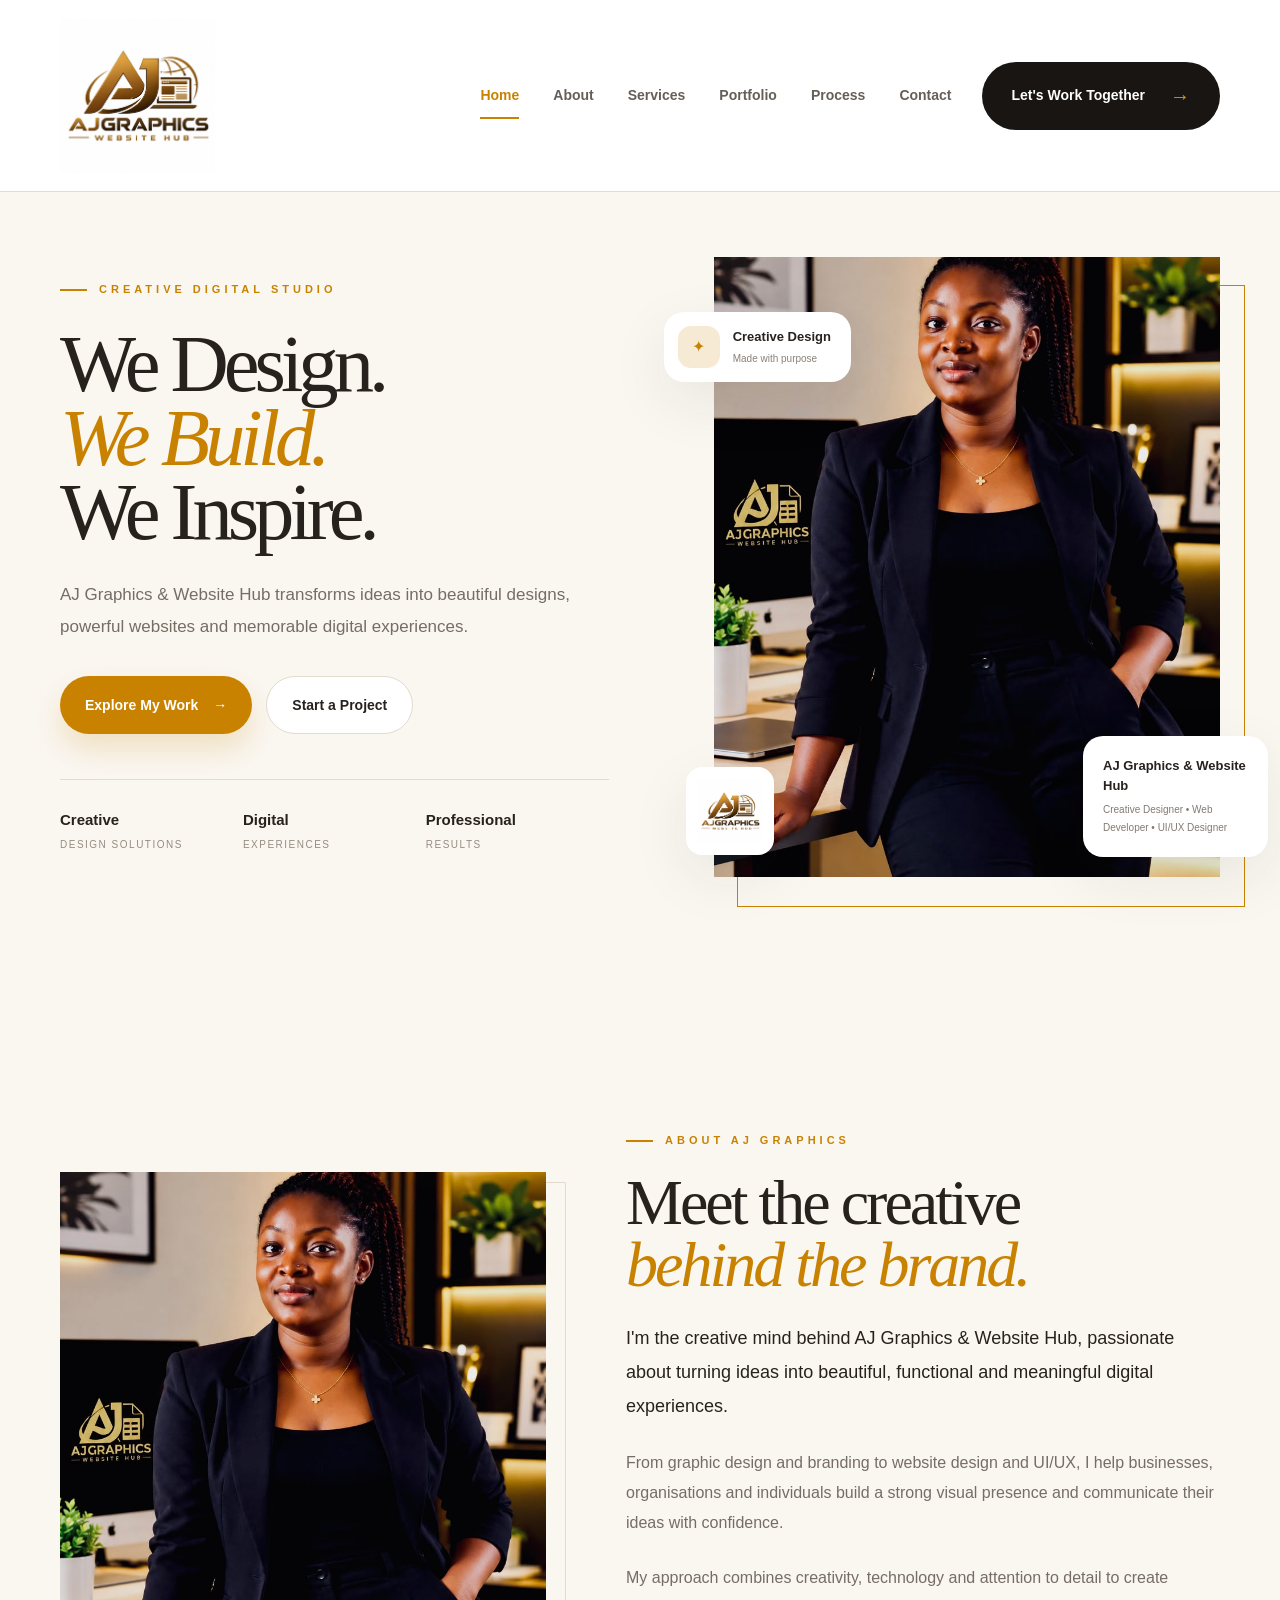
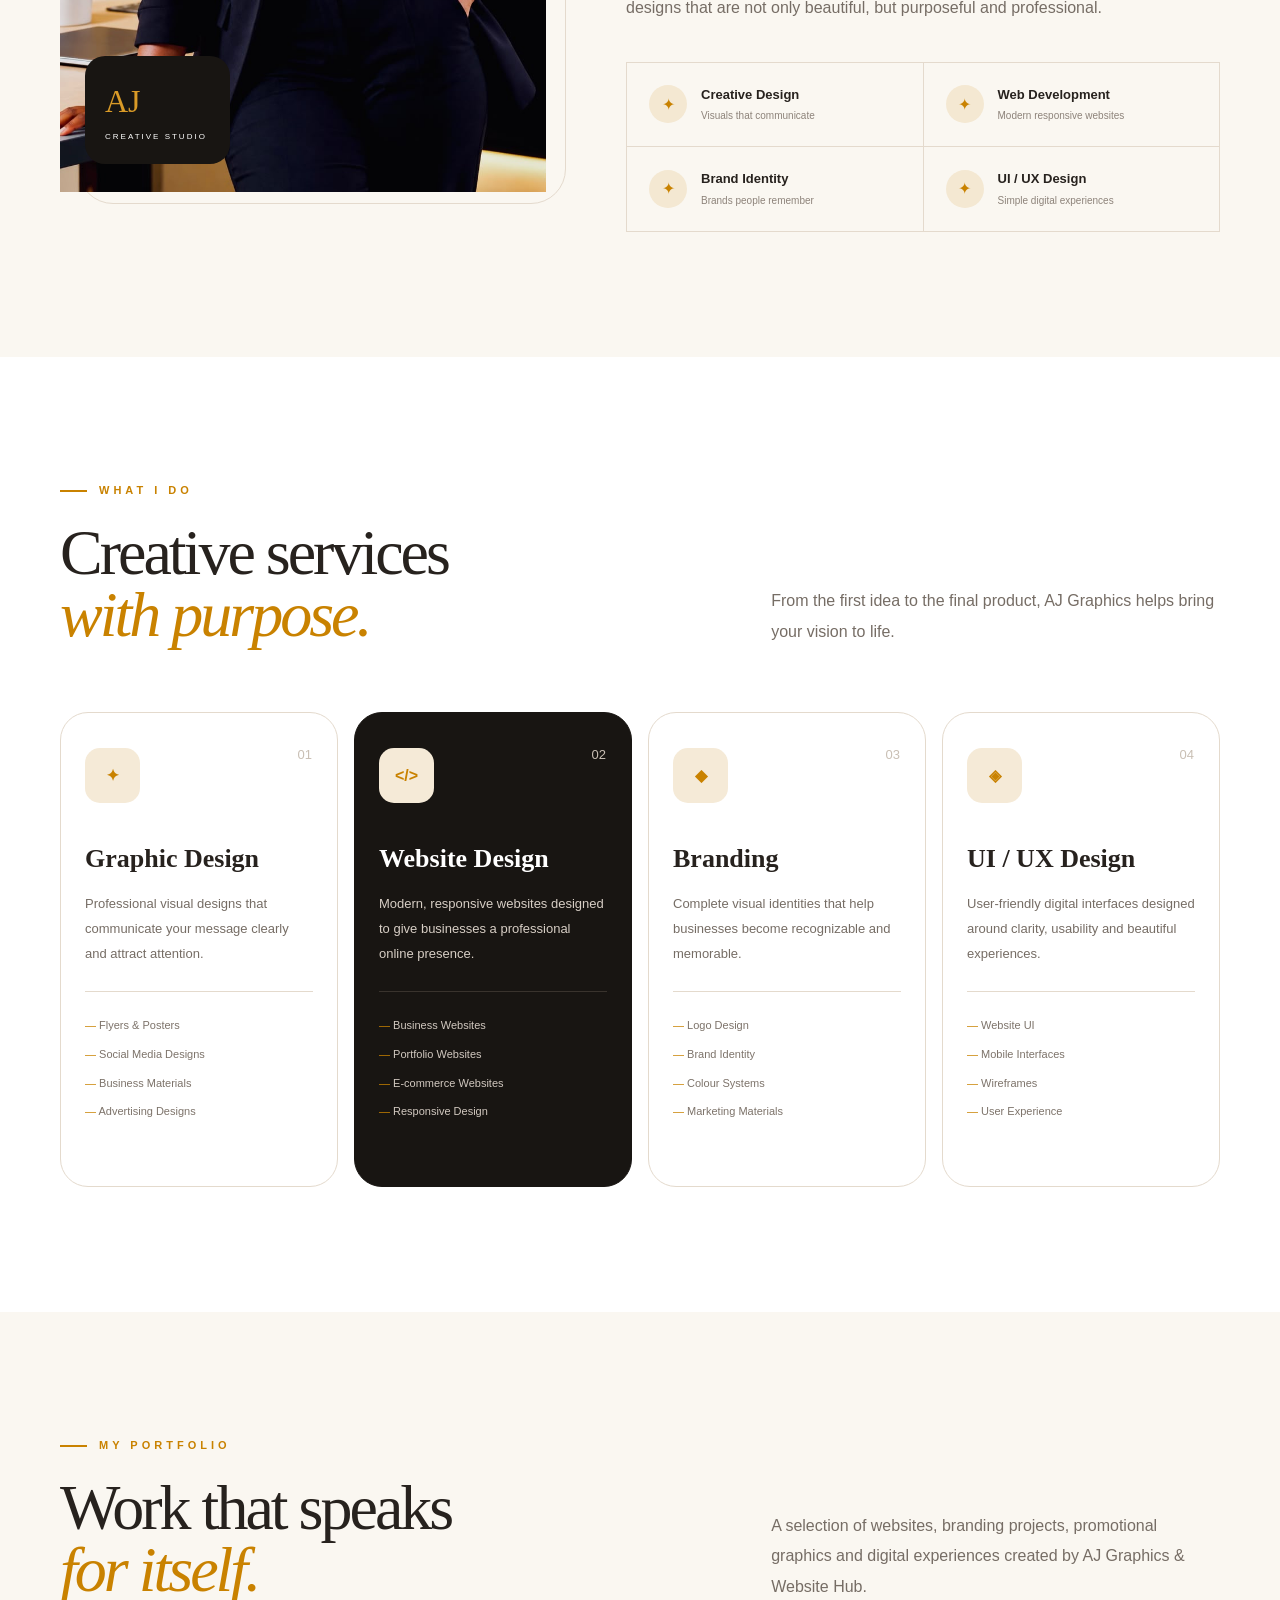
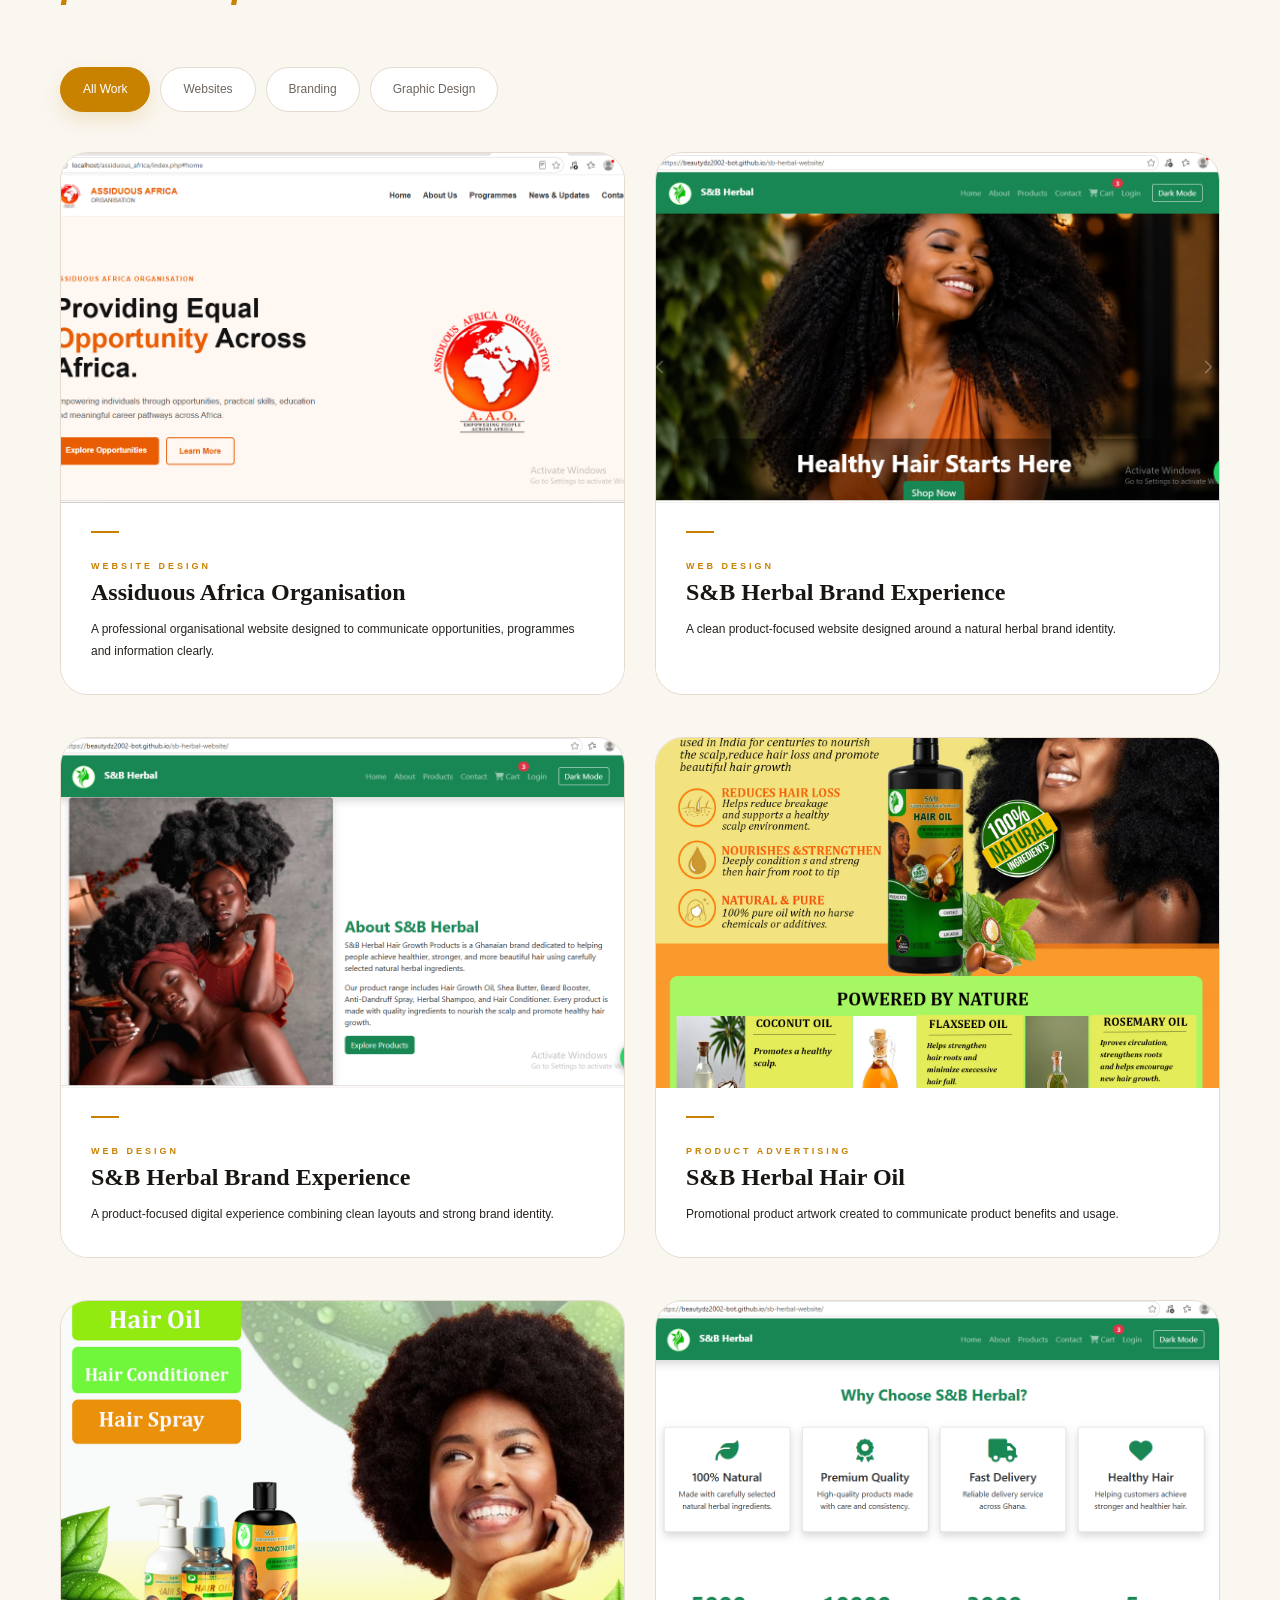
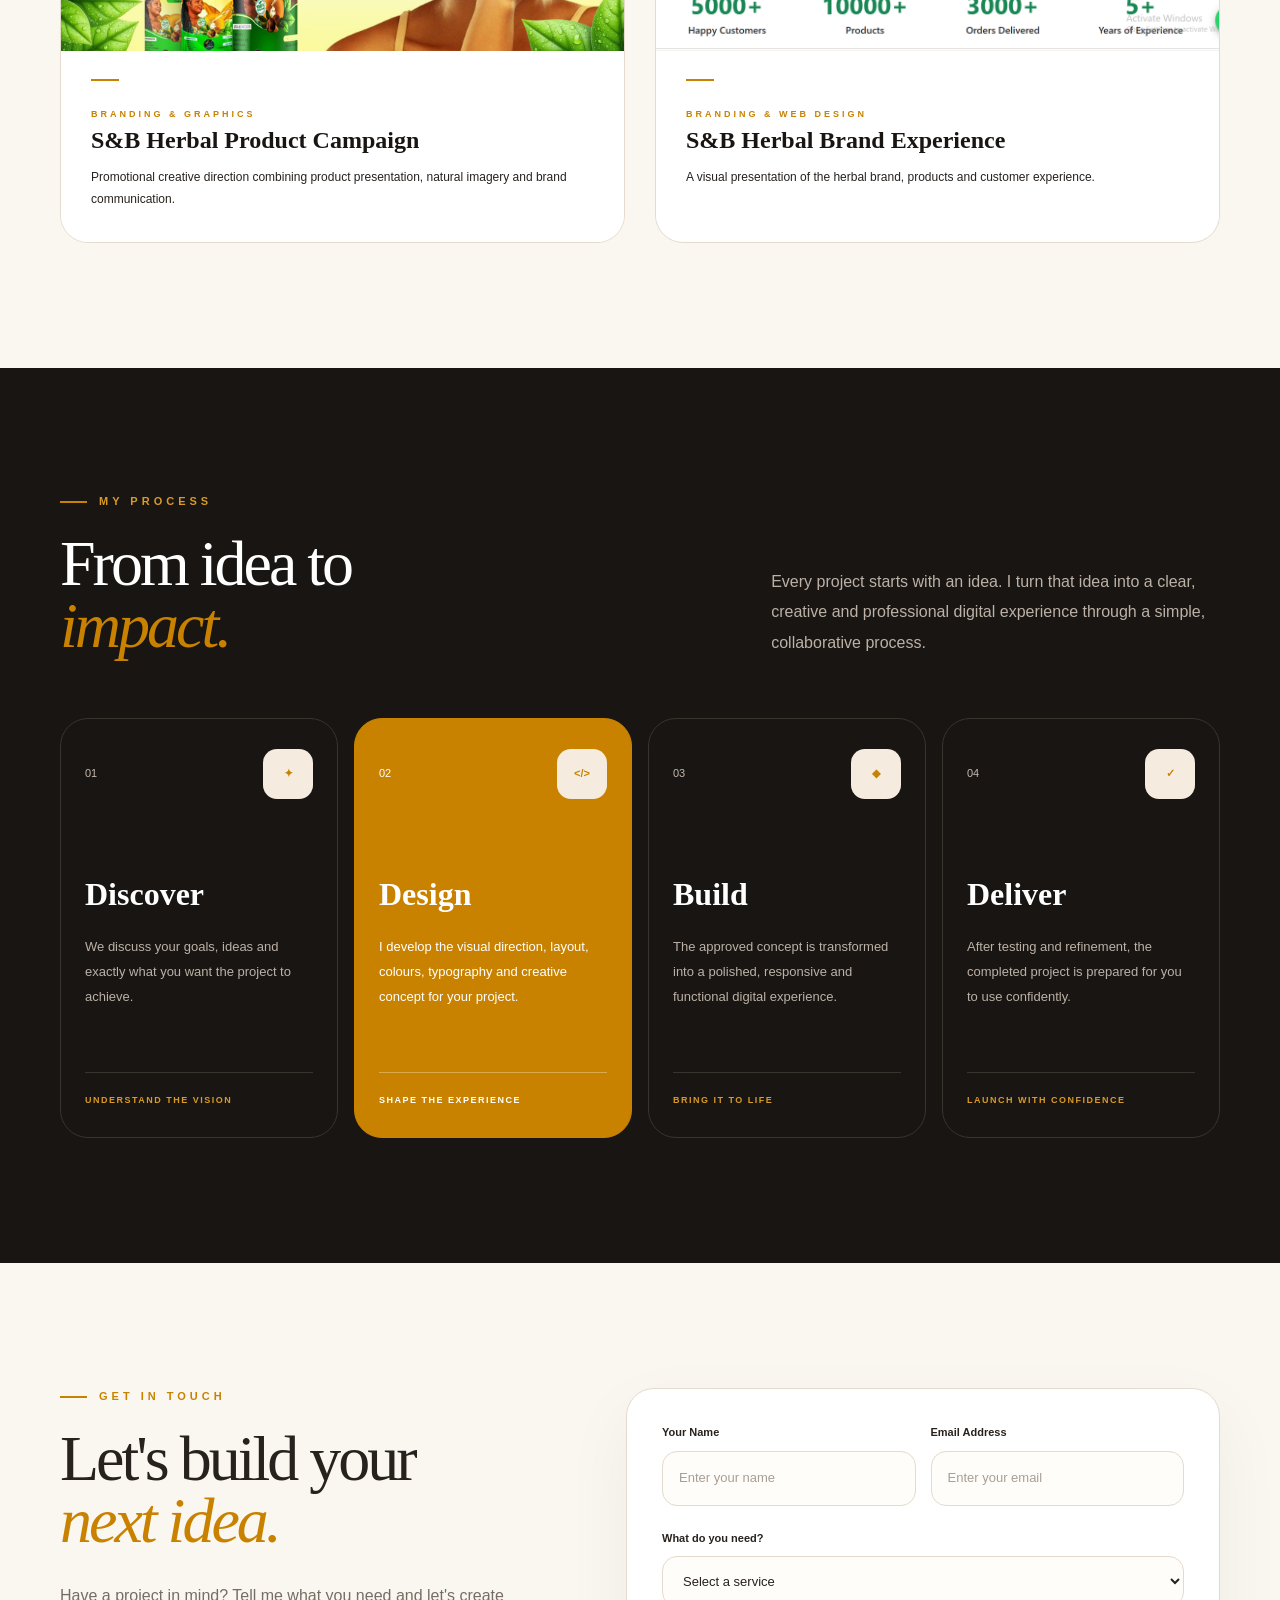
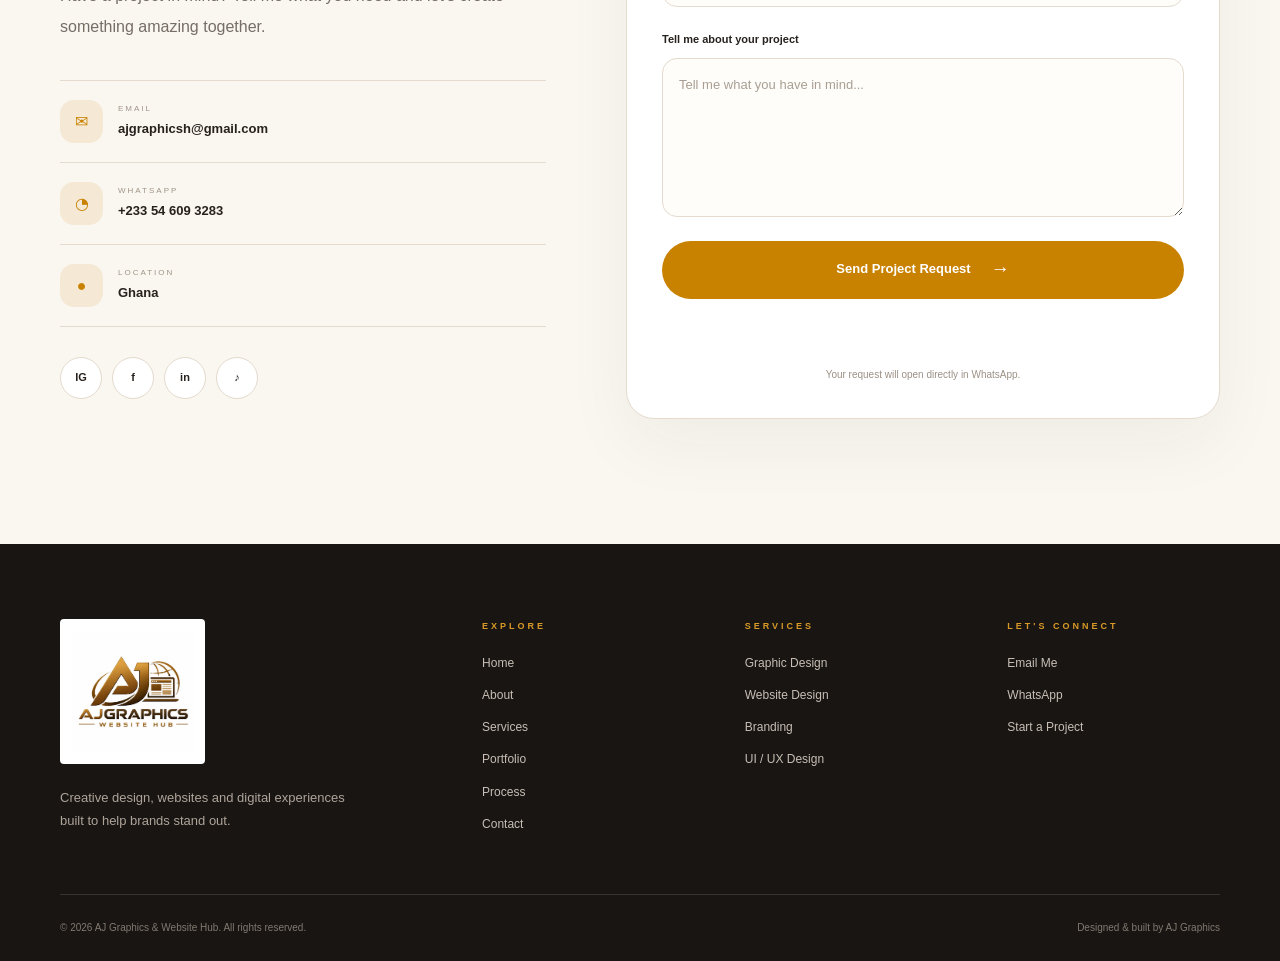
<file: index.html>
<!DOCTYPE html>
<html lang="en">
<head>
    <meta charset="UTF-8">

    <meta
        name="viewport"
        content="width=device-width, initial-scale=1.0"
    >

    <meta
        name="description"
        content="AJ Graphics & Website Hub — Creative graphic design, website development, branding and UI/UX design."
    >

    <title>AJ Graphics & Website Hub | Creative Digital Studio</title>

    <link rel="icon" type="image/jpeg" href="AJ_logo.jpeg">

    <link
        rel="stylesheet"
        href="style.css"
    >
</head>

<body>

<!-- =====================================================
     HEADER
===================================================== -->

<header class="site-header" id="siteHeader">

    <div class="container nav-container">

        <a
            href="#home"
            class="brand"
            aria-label="AJ Graphics & Website Hub"
        >
            <img
                src="images/AJ_logo.jpeg"
                alt="AJ Graphics & Website Hub Logo"
            >
        </a>


    <button
    class="menu-toggle"
    id="menuToggle"
    aria-label="Open navigation"
    type="button"
>
    ☰
</button>


        <nav
            class="main-nav"
            id="mainNav"
        >

            <a
                href="#home"
                class="nav-link active"
            >
                Home
            </a>

            <a
                href="#about"
                class="nav-link"
            >
                About
            </a>

            <a
                href="#services"
                class="nav-link"
            >
                Services
            </a>

            <a
                href="#portfolio"
                class="nav-link"
            >
                Portfolio
            </a>

            <a
                href="#process"
                class="nav-link"
            >
                Process
            </a>

            <a
                href="#contact"
                class="nav-link"
            >
                Contact
            </a>

        </nav>


        <a
            href="#contact"
            class="header-cta"
        >
            Let's Work Together
            <span>→</span>
        </a>

    </div>

</header>


<main>

<!-- =====================================================
     HERO
===================================================== -->

<section
    class="hero"
    id="home"
>

    <div class="container hero-grid">

        <div class="hero-content reveal">

            <div class="eyebrow">
                <span></span>
                CREATIVE DIGITAL STUDIO
            </div>


            <h1 class="hero-title">

                <span>We Design.</span>

                <span class="gold">
                    We Build.
                </span>

                <span>We Inspire.</span>

            </h1>


            <p class="hero-description">
                AJ Graphics & Website Hub transforms ideas into
                beautiful designs, powerful websites and memorable
                digital experiences.
            </p>


            <div class="hero-actions">

                <a
                    href="#portfolio"
                    class="btn btn-primary"
                >
                    Explore My Work
                    <span>→</span>
                </a>

                <a
                    href="#contact"
                    class="btn btn-secondary"
                >
                    Start a Project
                </a>

            </div>


            <div class="hero-stats">

                <div class="hero-stat">

                    <strong>Creative</strong>

                    <span>
                        DESIGN SOLUTIONS
                    </span>

                </div>


                <div class="hero-stat">

                    <strong>Digital</strong>

                    <span>
                        EXPERIENCES
                    </span>

                </div>


                <div class="hero-stat">

                    <strong>Professional</strong>

                    <span>
                        RESULTS
                    </span>

                </div>

            </div>

        </div>


        <!-- HERO IMAGE -->

        <div class="hero-visual reveal">

            <div class="hero-frame">

                <img
                    src="images/aj-founder.jpg"
                    alt="AJ Graphics creative designer"
                    class="hero-image"
                >


                <div class="creative-badge">

                    <div class="badge-icon">
                        ✦
                    </div>

                    <div>

                        <strong>
                            Creative Design
                        </strong>

                        <small>
                            Made with purpose
                        </small>

                    </div>

                </div>


                <div class="hero-logo-card">

                    <img
                        src="images/AJ_logo.jpeg"
                        alt="AJ Graphics logo"
                    >

                </div>


                <div class="profile-badge">

                    <strong>
                        AJ Graphics & Website Hub
                    </strong>

                    <span>
                        Creative Designer •
                        Web Developer •
                        UI/UX Designer
                    </span>

                </div>

            </div>

        </div>

    </div>

</section>


<!-- =====================================================
     ABOUT
===================================================== -->

<section
    class="about section"
    id="about"
>

    <div class="container about-grid">

        <div class="about-image reveal">

            <div class="about-frame">

                <img
                    src="images/aj-founder.jpg"
                    alt="Founder of AJ Graphics & Website Hub"
                >


                <div class="about-label">

                    <strong>AJ</strong>

                    <span>
                        CREATIVE STUDIO
                    </span>

                </div>

            </div>

        </div>


        <div class="about-content reveal">

            <div class="eyebrow">
                <span></span>
                ABOUT AJ GRAPHICS
            </div>


            <h2 class="section-title">

                Meet the creative
                <em>behind the brand.</em>

            </h2>


            <p class="lead-text">
                I'm the creative mind behind AJ Graphics & Website Hub,
                passionate about turning ideas into beautiful, functional
                and meaningful digital experiences.
            </p>


            <p>
                From graphic design and branding to website design and
                UI/UX, I help businesses, organisations and individuals
                build a strong visual presence and communicate their
                ideas with confidence.
            </p>


            <p>
                My approach combines creativity, technology and
                attention to detail to create designs that are not only
                beautiful, but purposeful and professional.
            </p>


            <div class="about-services">

                <div class="about-service">

                    <span>✦</span>

                    <div>
                        <strong>Creative Design</strong>
                        <small>
                            Visuals that communicate
                        </small>
                    </div>

                </div>


                <div class="about-service">

                    <span>✦</span>

                    <div>
                        <strong>Web Development</strong>
                        <small>
                            Modern responsive websites
                        </small>
                    </div>

                </div>


                <div class="about-service">

                    <span>✦</span>

                    <div>
                        <strong>Brand Identity</strong>
                        <small>
                            Brands people remember
                        </small>
                    </div>

                </div>


                <div class="about-service">

                    <span>✦</span>

                    <div>
                        <strong>UI / UX Design</strong>
                        <small>
                            Simple digital experiences
                        </small>
                    </div>

                </div>

            </div>

        </div>

    </div>

</section>


<!-- =====================================================
     SERVICES
===================================================== -->

<section
    class="services section"
    id="services"
>

    <div class="container">

        <div class="section-heading services-heading">

            <div>

                <div class="eyebrow">
                    <span></span>
                    WHAT I DO
                </div>

                <h2 class="section-title">
                    Creative services
                    <em>with purpose.</em>
                </h2>

            </div>


            <p>
                From the first idea to the final product,
                AJ Graphics helps bring your vision to life.
            </p>

        </div>


        <div class="services-grid">


            <!-- SERVICE 1 -->

            <article class="service-card">

                <div class="service-number">
                    01
                </div>

                <div class="service-icon">
                    ✦
                </div>

                <h3>
                    Graphic Design
                </h3>

                <p>
                    Professional visual designs that communicate
                    your message clearly and attract attention.
                </p>

                <div class="service-line"></div>

                <ul>

                    <li>Flyers & Posters</li>
                    <li>Social Media Designs</li>
                    <li>Business Materials</li>
                    <li>Advertising Designs</li>

                </ul>

            </article>


            <!-- SERVICE 2 -->

            <article class="service-card featured">

                <div class="service-number">
                    02
                </div>

                <div class="service-icon">
                    &lt;/&gt;
                </div>

                <h3>
                    Website Design
                </h3>

                <p>
                    Modern, responsive websites designed to give
                    businesses a professional online presence.
                </p>

                <div class="service-line"></div>

                <ul>

                    <li>Business Websites</li>
                    <li>Portfolio Websites</li>
                    <li>E-commerce Websites</li>
                    <li>Responsive Design</li>

                </ul>

            </article>


            <!-- SERVICE 3 -->

            <article class="service-card">

                <div class="service-number">
                    03
                </div>

                <div class="service-icon">
                    ◆
                </div>

                <h3>
                    Branding
                </h3>

                <p>
                    Complete visual identities that help businesses
                    become recognizable and memorable.
                </p>

                <div class="service-line"></div>

                <ul>

                    <li>Logo Design</li>
                    <li>Brand Identity</li>
                    <li>Colour Systems</li>
                    <li>Marketing Materials</li>

                </ul>

            </article>


            <!-- SERVICE 4 -->

            <article class="service-card">

                <div class="service-number">
                    04
                </div>

                <div class="service-icon">
                    ◈
                </div>

                <h3>
                    UI / UX Design
                </h3>

                <p>
                    User-friendly digital interfaces designed around
                    clarity, usability and beautiful experiences.
                </p>

                <div class="service-line"></div>

                <ul>

                    <li>Website UI</li>
                    <li>Mobile Interfaces</li>
                    <li>Wireframes</li>
                    <li>User Experience</li>

                </ul>

            </article>

        </div>

    </div>

</section>


<!-- =====================================================
     PORTFOLIO
===================================================== -->

<section
    class="portfolio section"
    id="portfolio"
>

    <div class="container">

        <div class="section-heading portfolio-heading">

            <div>

                <div class="eyebrow">
                    <span></span>
                    MY PORTFOLIO
                </div>

                <h2 class="section-title">
                    Work that speaks
                    <em>for itself.</em>
                </h2>

            </div>


            <p>
                A selection of websites, branding projects,
                promotional graphics and digital experiences
                created by AJ Graphics & Website Hub.
            </p>

        </div>


        <!-- FILTERS -->

        <div class="portfolio-filters">

            <button
                class="filter-btn active"
                data-filter="all"
            >
                All Work
            </button>

            <button
                class="filter-btn"
                data-filter="website"
            >
                Websites
            </button>

            <button
                class="filter-btn"
                data-filter="branding"
            >
                Branding
            </button>

            <button
                class="filter-btn"
                data-filter="graphic"
            >
                Graphic Design
            </button>

        </div>


        <!-- PORTFOLIO GRID -->

        <div class="portfolio-grid">


            <!-- PROJECT 1 -->

            <article
                class="portfolio-card reveal"
                data-category="website"
            >

                <div class="portfolio-image">

                    <img
                        src="images/Assiduous-africa.png"
                        alt="Assiduous Africa Organisation website"
                    >

                    <div class="portfolio-overlay">

                        <span>
                            WEBSITE DESIGN
                        </span>

                        <h3>
                            Assiduous Africa Organisation
                        </h3>

                        <a
                            href="#contact"
                            class="view-project"
                        >
                            Discuss a Similar Project →
                        </a>

                    </div>

                </div>


                <div class="portfolio-info">

                    <span>
                        WEBSITE DESIGN
                    </span>

                    <h3>
                        Assiduous Africa Organisation
                    </h3>

                    <p>
                        A professional organisational website designed
                        to communicate opportunities, programmes and
                        information clearly.
                    </p>

                </div>

            </article>


            <!-- PROJECT 2 -->

            <article
                class="portfolio-card reveal"
                data-category="website"
            >

                <div class="portfolio-image">

                    <img
                      src="images/S&b-herbal-home.png"
                        alt="S&B Herbal website"
                    >

                    <div class="portfolio-overlay">

                        <span>
                            WEB DESIGN
                        </span>

                        <h3>
                            S&B Herbal Website
                        </h3>

                        <a
                            href="#contact"
                            class="view-project"
                        >
                            Discuss a Similar Project →
                        </a>

                    </div>

                </div>


                <div class="portfolio-info">

                    <span>
                        WEB DESIGN
                    </span>

                    <h3>
                        S&B Herbal Brand Experience
                    </h3>

                    <p>
                        A clean product-focused website designed
                        around a natural herbal brand identity.
                    </p>

                </div>

            </article>


            <!-- PROJECT 3 -->

            <article
                class="portfolio-card reveal"
                data-category="website"
            >

                <div class="portfolio-image">

                    <img
                        src="images/s&b-herbal-about.png"
                        alt="S&B Herbal about page"
                    >

                    <div class="portfolio-overlay">

                        <span>
                            WEB DESIGN
                        </span>

                        <h3>
                            S&B Herbal Brand Experience
                        </h3>

                        <a
                            href="#contact"
                            class="view-project"
                        >
                            Discuss a Similar Project →
                        </a>

                    </div>

                </div>


                <div class="portfolio-info">

                    <span>
                        WEB DESIGN
                    </span>

                    <h3>
                        S&B Herbal Brand Experience
                    </h3>

                    <p>
                        A product-focused digital experience combining
                        clean layouts and strong brand identity.
                    </p>

                </div>

            </article>


            <!-- PROJECT 4 -->

            <article
                class="portfolio-card reveal"
                data-category="graphic"
            >

                <div class="portfolio-image">

                    <img
                       src="images/S&b-herbal-oil.jpg"
                        alt="S&B Herbal hair oil promotional design"
                    >

                    <div class="portfolio-overlay">

                        <span>
                            PRODUCT ADVERTISING
                        </span>

                        <h3>
                            S&B Herbal Hair Oil
                        </h3>

                        <a
                            href="#contact"
                            class="view-project"
                        >
                            Discuss a Similar Project →
                        </a>

                    </div>

                </div>


                <div class="portfolio-info">

                    <span>
                        PRODUCT ADVERTISING
                    </span>

                    <h3>
                        S&B Herbal Hair Oil
                    </h3>

                    <p>
                        Promotional product artwork created to
                        communicate product benefits and usage.
                    </p>

                </div>

            </article>


            <!-- PROJECT 5 -->

            <article
                class="portfolio-card reveal"
                data-category="branding"
            >

                <div class="portfolio-image">

                    <img
                       src="images/S&b-herbal-promo.jpg"
                        alt="S&B Herbal promotional campaign"
                    >

                    <div class="portfolio-overlay">

                        <span>
                            BRANDING & GRAPHICS
                        </span>

                        <h3>
                            S&B Herbal Product Campaign
                        </h3>

                        <a
                            href="#contact"
                            class="view-project"
                        >
                            Discuss a Similar Project →
                        </a>

                    </div>

                </div>


                <div class="portfolio-info">

                    <span>
                        BRANDING & GRAPHICS
                    </span>

                    <h3>
                        S&B Herbal Product Campaign
                    </h3>

                    <p>
                        Promotional creative direction combining
                        product presentation, natural imagery and
                        brand communication.
                    </p>

                </div>

            </article>


            <!-- PROJECT 6 -->

            <article
                class="portfolio-card reveal"
                data-category="graphic"
            >

                <div class="portfolio-image">

                    <img
                        src="images/S&b-herbal-why.png"
                        alt="S&B Herbal brand presentation"
                    >

                    <div class="portfolio-overlay">

                        <span>
                            BRAND PRESENTATION
                        </span>

                        <h3>
                            S&B Herbal Brand Experience
                        </h3>

                        <a
                            href="#contact"
                            class="view-project"
                        >
                            Discuss a Similar Project →
                        </a>

                    </div>

                </div>


                <div class="portfolio-info">

                    <span>
                        BRANDING & WEB DESIGN
                    </span>

                    <h3>
                        S&B Herbal Brand Experience
                    </h3>

                    <p>
                        A visual presentation of the herbal brand,
                        products and customer experience.
                    </p>

                </div>

            </article>

        </div>

    </div>

</section>


<!-- =====================================================
     PROCESS
===================================================== -->

<section
    class="process section"
    id="process"
>

    <div class="container">

        <div class="section-heading process-heading">

            <div>

                <div class="eyebrow light">
                    <span></span>
                    MY PROCESS
                </div>

                <h2 class="section-title light-title">
                    From idea to
                    <em>impact.</em>
                </h2>

            </div>


            <p>
                Every project starts with an idea. I turn that idea
                into a clear, creative and professional digital
                experience through a simple, collaborative process.
            </p>

        </div>


        <div class="process-grid">


            <article class="process-card">

                <div class="process-top">
                    <span>01</span>
                    <div>✦</div>
                </div>

                <h3>
                    Discover
                </h3>

                <p>
                    We discuss your goals, ideas and exactly what
                    you want the project to achieve.
                </p>

                <small>
                    UNDERSTAND THE VISION
                </small>

            </article>


            <article class="process-card featured-process">

                <div class="process-top">
                    <span>02</span>
                    <div>&lt;/&gt;</div>
                </div>

                <h3>
                    Design
                </h3>

                <p>
                    I develop the visual direction, layout, colours,
                    typography and creative concept for your project.
                </p>

                <small>
                    SHAPE THE EXPERIENCE
                </small>

            </article>


            <article class="process-card">

                <div class="process-top">
                    <span>03</span>
                    <div>◆</div>
                </div>

                <h3>
                    Build
                </h3>

                <p>
                    The approved concept is transformed into a
                    polished, responsive and functional digital
                    experience.
                </p>

                <small>
                    BRING IT TO LIFE
                </small>

            </article>


            <article class="process-card">

                <div class="process-top">
                    <span>04</span>
                    <div>✓</div>
                </div>

                <h3>
                    Deliver
                </h3>

                <p>
                    After testing and refinement, the completed
                    project is prepared for you to use confidently.
                </p>

                <small>
                    LAUNCH WITH CONFIDENCE
                </small>

            </article>

        </div>

    </div>

</section>


<!-- =====================================================
     CONTACT
===================================================== -->

<section
    class="contact section"
    id="contact"
>

    <div class="container contact-grid">

        <div class="contact-content reveal">

            <div class="eyebrow">
                <span></span>
                GET IN TOUCH
            </div>


            <h2 class="section-title">

                Let's build your
                <em>next idea.</em>

            </h2>


            <p class="contact-intro">
                Have a project in mind? Tell me what you need
                and let's create something amazing together.
            </p>


            <div class="contact-details">

                <a
                    href="mailto:ajgraphicsh@gmail.com"
                    class="contact-item"
                >

                    <span class="contact-icon">
                        ✉
                    </span>

                    <div>

                        <small>
                            EMAIL
                        </small>

                        <strong>
                            ajgraphicsh@gmail.com
                        </strong>

                    </div>

                </a>


                <a
                    href="https://wa.me/233546093283"
                    target="_blank"
                    rel="noopener"
                    class="contact-item"
                >

                    <span class="contact-icon">
                        ◔
                    </span>

                    <div>

                        <small>
                            WHATSAPP
                        </small>

                        <strong>
                            +233 54 609 3283
                        </strong>

                    </div>

                </a>


                <div class="contact-item">

                    <span class="contact-icon">
                        ●
                    </span>

                    <div>

                        <small>
                            LOCATION
                        </small>

                        <strong>
                            Ghana
                        </strong>

                    </div>

                </div>

            </div>


            <div class="social-links">

                <a
                    href="#"
                    aria-label="Instagram"
                >
                    IG
                </a>

                <a
                    href="#"
                    aria-label="Facebook"
                >
                    f
                </a>

                <a
                    href="#"
                    aria-label="LinkedIn"
                >
                    in
                </a>

                <a
                    href="#"
                    aria-label="TikTok"
                >
                    ♪
                </a>

            </div>

        </div>


        <!-- CONTACT FORM -->

        <div class="contact-form-wrapper reveal">

            <form
                id="contactForm"
                class="contact-form"
            >

                <div class="form-row">

                    <div class="form-group">

                        <label for="name">
                            Your Name
                        </label>

                        <input
                            type="text"
                            id="name"
                            name="name"
                            placeholder="Enter your name"
                            required
                        >

                    </div>


                    <div class="form-group">

                        <label for="email">
                            Email Address
                        </label>

                        <input
                            type="email"
                            id="email"
                            name="email"
                            placeholder="Enter your email"
                            required
                        >

                    </div>

                </div>


                <div class="form-group">

                    <label for="service">
                        What do you need?
                    </label>

                    <select
                        id="service"
                        name="service"
                        required
                    >

                        <option value="">
                            Select a service
                        </option>

                        <option value="Graphic Design">
                            Graphic Design
                        </option>

                        <option value="Website Design">
                            Website Design
                        </option>

                        <option value="Branding">
                            Branding
                        </option>

                        <option value="UI / UX Design">
                            UI / UX Design
                        </option>

                        <option value="Other">
                            Other
                        </option>

                    </select>

                </div>


                <div class="form-group">

                    <label for="message">
                        Tell me about your project
                    </label>

                    <textarea
                        id="message"
                        name="message"
                        rows="6"
                        placeholder="Tell me what you have in mind..."
                        required
                    ></textarea>

                </div>


                <button
                    type="submit"
                    class="submit-btn"
                >
                    Send Project Request
                    <span>→</span>
                </button>


                <div
                    id="formMessage"
                    class="form-message"
                    aria-live="polite"
                ></div>


                <p class="form-note">
                    Your request will open directly in WhatsApp.
                </p>

            </form>

        </div>

    </div>

</section>

</main>


<!-- =====================================================
     FOOTER
===================================================== -->

<footer class="site-footer">

    <div class="container footer-grid">


        <div class="footer-brand">

            <div class="footer-logo">

                <img
                    src="images/AJ_logo.jpeg"
                    alt="AJ Graphics & Website Hub"
                >

            </div>


            <p>
                Creative design, websites and digital experiences
                built to help brands stand out.
            </p>

        </div>


        <div class="footer-column">

            <h4>
                EXPLORE
            </h4>

            <a href="#home">Home</a>
            <a href="#about">About</a>
            <a href="#services">Services</a>
            <a href="#portfolio">Portfolio</a>
            <a href="#process">Process</a>
            <a href="#contact">Contact</a>

        </div>


        <div class="footer-column">

            <h4>
                SERVICES
            </h4>

            <a href="#services">
                Graphic Design
            </a>

            <a href="#services">
                Website Design
            </a>

            <a href="#services">
                Branding
            </a>

            <a href="#services">
                UI / UX Design
            </a>

        </div>


        <div class="footer-column">

            <h4>
                LET'S CONNECT
            </h4>

            <a href="mailto:ajgraphicsh.com">
                Email Me
            </a>

            <a
                href="https://wa.me/233546093283"
                target="_blank"
                rel="noopener"
            >
                WhatsApp
            </a>

            <a href="#contact">
                Start a Project
            </a>

        </div>

    </div>


    <div class="container footer-bottom">

        <p>
            © <span id="currentYear"></span>
            AJ Graphics & Website Hub.
            All rights reserved.
        </p>

        <p>
            Designed & built by AJ Graphics
        </p>

    </div>

</footer>


<!-- BACK TO TOP -->

<button
    id="backToTop"
    class="back-to-top"
    type="button"
    aria-label="Back to top"
>
    ↑
</button>


<script src="script.js"></script>

</body>
</html>
</file>
<file: style.css>
/* =========================================================
   AJ GRAPHICS & WEBSITE HUB
   COMPLETE WEBSITE STYLESHEET
========================================================= */


/* =========================================================
   ROOT
========================================================= */

:root {

    --black: #181512;
    --black-soft: #211d19;

    --gold: #c98200;
    --gold-light: #d99a27;

    --cream: #faf7f1;
    --cream-dark: #f3eee5;

    --white: #ffffff;

    --text: #27221e;
    --muted: #766d65;

    --border: #e4dacd;

    --shadow:
        0 20px 60px rgba(35, 27, 18, 0.08);

    --radius: 28px;

    --container: 1160px;

}


/* =========================================================
   RESET
========================================================= */

* {
    margin: 0;
    padding: 0;
    box-sizing: border-box;
}


html {
    scroll-behavior: smooth;
    scroll-padding-top: 100px;
}


body {
    font-family:
        Arial,
        Helvetica,
        sans-serif;

    background: var(--cream);

    color: var(--text);

    line-height: 1.6;

    overflow-x: hidden;
}


body.page-loaded {
    animation: pageFade 0.5s ease;
}


img {
    max-width: 100%;
}


a {
    color: inherit;
    text-decoration: none;
}


button,
input,
select,
textarea {
    font: inherit;
}


button {
    cursor: pointer;
}


.container {
    width: min(
        calc(100% - 48px),
        var(--container)
    );

    margin-inline: auto;
}


/* =========================================================
   HEADER
========================================================= */

.site-header {
    position: sticky;

    top: 0;

    z-index: 1000;

    background: rgba(
        255,
        255,
        255,
        0.96
    );

    border-bottom: 1px solid var(--border);

    backdrop-filter: blur(14px);

    transition:
        box-shadow 0.3s ease,
        background 0.3s ease;
}


.site-header.scrolled {
    box-shadow:
        0 8px 35px rgba(
            0,
            0,
            0,
            0.07
        );
}


.nav-container {
    min-height: 104px;

    display: flex;

    align-items: center;

    justify-content: space-between;

    gap: 30px;
}


/* LOGO */

.brand {
    display: flex;

    align-items: center;

    width: 155px;

    flex-shrink: 0;
}


.brand img {
    display: block;

    width: 100%;

    height: auto;

    object-fit: contain;
}


/* NAV */

.main-nav {
    display: flex;

    align-items: center;

    gap: 32px;

    margin-left: auto;
}


.nav-link {
    position: relative;

    color: #665f58;

    font-size: 14px;

    font-weight: 600;

    padding: 39px 0;

    transition:
        color 0.25s ease;
}


.nav-link:hover,
.nav-link.active {
    color: var(--gold);
}


.nav-link::after {
    content: "";

    position: absolute;

    left: 0;

    bottom: 27px;

    width: 0;

    height: 2px;

    background: var(--gold);

    transition:
        width 0.25s ease;
}


.nav-link:hover::after,
.nav-link.active::after {
    width: 100%;
}


/* HEADER CTA */

.header-cta {
    display: inline-flex;

    align-items: center;

    justify-content: center;

    gap: 25px;

    min-width: 210px;

    padding: 20px 26px;

    background: var(--black);

    color: var(--white);

    border-radius: 50px;

    font-size: 14px;

    font-weight: 700;

    transition:
        transform 0.25s ease,
        background 0.25s ease;
}


.header-cta span {
    color: var(--gold-light);

    font-size: 20px;
}


.header-cta:hover {
    transform: translateY(-2px);

    background: #2a241f;
}


/* MOBILE MENU */

.menu-toggle {
    display: none;

    border: 0;

    background: transparent;

    width: 45px;

    height: 45px;

    padding: 10px;
}


.menu-toggle span {
    display: block;

    width: 25px;

    height: 2px;

    background: var(--black);

    margin: 5px auto;

    transition:
        transform 0.3s ease,
        opacity 0.3s ease;
}


.menu-toggle.active span:nth-child(1) {
    transform:
        translateY(7px)
        rotate(45deg);
}


.menu-toggle.active span:nth-child(2) {
    opacity: 0;
}


.menu-toggle.active span:nth-child(3) {
    transform:
        translateY(-7px)
        rotate(-45deg);
}


/* =========================================================
   GENERAL
========================================================= */

.section {
    padding: 125px 0;
}


.eyebrow {
    display: flex;

    align-items: center;

    gap: 12px;

    color: var(--gold);

    font-size: 11px;

    font-weight: 700;

    letter-spacing: 4px;
}


.eyebrow span {
    width: 27px;

    height: 2px;

    background: var(--gold);

    display: inline-block;
}


.eyebrow.light {
    color: var(--gold-light);
}


.section-title {
    font-family:
        Georgia,
        "Times New Roman",
        serif;

    font-size:
        clamp(
            48px,
            5vw,
            72px
        );

    line-height: 0.98;

    letter-spacing: -3px;

    font-weight: 500;

    margin-top: 22px;
}


.section-title em {
    display: block;

    color: var(--gold);

    font-style: italic;
}


.section-heading {
    display: grid;

    grid-template-columns:
        minmax(0, 1fr)
        minmax(280px, 0.7fr);

    gap: 70px;

    align-items: end;

    margin-bottom: 65px;
}


.section-heading > p {
    color: var(--muted);

    font-size: 16px;

    line-height: 1.9;

    max-width: 510px;
}


.btn {
    display: inline-flex;

    align-items: center;

    justify-content: center;

    gap: 15px;

    min-height: 58px;

    padding: 0 25px;

    border-radius: 50px;

    font-size: 14px;

    font-weight: 700;

    transition:
        transform 0.25s ease,
        box-shadow 0.25s ease,
        background 0.25s ease;
}


.btn:hover {
    transform: translateY(-3px);
}


.btn-primary {
    background: var(--gold);

    color: var(--white);

    box-shadow:
        0 15px 30px rgba(
            201,
            130,
            0,
            0.2
        );
}


.btn-primary:hover {
    background: #b67100;
}


.btn-secondary {
    background: var(--white);

    border: 1px solid var(--border);
}


.btn-secondary:hover {
    border-color: var(--gold);
}


/* =========================================================
   HERO
========================================================= */

.hero {
    background: var(--cream);

    padding: 25px 0 90px;

    overflow: hidden;
}


.hero-grid {
    display: grid;

    grid-template-columns:
        minmax(0, 1fr)
        minmax(420px, 0.9fr);

    gap: 70px;

    align-items: center;

    min-height: 700px;
}


.hero-content {
    position: relative;

    z-index: 2;
}


.hero-title {
    font-family:
        Georgia,
        "Times New Roman",
        serif;

    font-size:
        clamp(
            62px,
            6.3vw,
            92px
        );

    line-height: 0.92;

    letter-spacing: -5px;

    font-weight: 500;

    margin: 28px 0 30px;
}


.hero-title span {
    display: block;
}


.hero-title .gold {
    color: var(--gold);

    font-style: italic;
}


.hero-description {
    max-width: 600px;

    color: var(--muted);

    font-size: 17px;

    line-height: 1.85;

    margin-bottom: 34px;
}


.hero-actions {
    display: flex;

    align-items: center;

    gap: 14px;

    margin-bottom: 45px;
}


.hero-stats {
    display: grid;

    grid-template-columns:
        repeat(
            3,
            1fr
        );

    max-width: 590px;

    padding-top: 28px;

    border-top: 1px solid var(--border);
}


.hero-stat {
    display: flex;

    flex-direction: column;

    gap: 5px;
}


.hero-stat strong {
    font-size: 15px;
}


.hero-stat span {
    color: #968b80;

    font-size: 10px;

    letter-spacing: 1.5px;
}


/* HERO IMAGE */

.hero-visual {
    position: relative;

    min-height: 620px;

    display: flex;

    align-items: center;

    justify-content: center;
}


.hero-frame {
    position: relative;

    width: min(
        100%,
        520px
    );

    height: 620px;
}


.hero-frame::before {
    content: "";

    position: absolute;

    top: 28px;

    right: -25px;

    width: 100%;

    height: 100%;

    border: 1px solid var(--gold);

    z-index: 0;
}


.hero-image {
    position: relative;

    z-index: 1;

    display: block;

    width: 100%;

    height: 100%;

    object-fit: cover;

    object-position: center;

    border-radius: 0;
}


.creative-badge {
    position: absolute;

    z-index: 5;

    top: 55px;

    left: -50px;

    display: flex;

    align-items: center;

    gap: 13px;

    padding: 14px 20px 14px 14px;

    background: var(--white);

    border-radius: 20px;

    box-shadow: var(--shadow);
}


.badge-icon {
    width: 42px;

    height: 42px;

    display: grid;

    place-items: center;

    background: #f6ead5;

    color: var(--gold);

    border-radius: 13px;
}


.creative-badge strong {
    display: block;

    font-size: 13px;
}


.creative-badge small {
    display: block;

    margin-top: 3px;

    color: #8b8178;

    font-size: 10px;
}


.hero-logo-card {
    position: absolute;

    z-index: 6;

    left: -28px;

    bottom: 22px;

    width: 88px;

    height: 88px;

    padding: 12px;

    background: var(--white);

    border-radius: 16px;

    box-shadow: var(--shadow);
}


.hero-logo-card img {
    width: 100%;

    height: 100%;

    object-fit: contain;
}


.profile-badge {
    position: absolute;

    z-index: 5;

    right: -48px;

    bottom: 20px;

    width: 185px;

    padding: 20px;

    background: var(--white);

    border-radius: 20px;

    box-shadow: var(--shadow);
}


.profile-badge strong {
    display: block;

    font-size: 13px;

    line-height: 1.5;
}


.profile-badge span {
    display: block;

    color: #857a70;

    font-size: 10px;

    line-height: 1.8;

    margin-top: 6px;
}


/* =========================================================
   ABOUT
========================================================= */

.about {
    background: var(--cream);
}


.about-grid {
    display: grid;

    grid-template-columns:
        minmax(350px, 0.9fr)
        minmax(0, 1.1fr);

    gap: 80px;

    align-items: center;
}


.about-image {
    position: relative;
}


.about-frame {
    position: relative;

    width: 100%;

    max-width: 500px;

    height: 620px;

    margin: auto;
}


.about-frame::after {
    content: "";

    position: absolute;

    left: 18px;

    bottom: -12px;

    width: 100%;

    height: 100%;

    border: 1px solid var(--border);

    border-radius: 0 0 35px 35px;

    z-index: 0;
}


.about-frame img {
    position: relative;

    z-index: 1;

    width: 100%;

    height: 100%;

    object-fit: cover;
}


.about-label {
    position: absolute;

    z-index: 4;

    bottom: 28px;

    left: 25px;

    width: 145px;

    padding: 20px;

    background: var(--black);

    color: var(--white);

    border-radius: 20px;
}


.about-label strong {
    display: block;

    color: var(--gold-light);

    font-family: Georgia, serif;

    font-size: 32px;

    font-weight: 500;
}


.about-label span {
    display: block;

    margin-top: 4px;

    font-size: 8px;

    letter-spacing: 2px;
}


.about-content > p {
    color: var(--muted);

    font-size: 16px;

    line-height: 1.9;

    margin-top: 24px;

    max-width: 650px;
}


.about-content .lead-text {
    color: var(--text);

    font-size: 18px;
}


.about-services {
    display: grid;

    grid-template-columns:
        repeat(
            2,
            1fr
        );

    margin-top: 38px;

    border-top: 1px solid var(--border);

    border-left: 1px solid var(--border);
}


.about-service {
    display: flex;

    align-items: center;

    gap: 14px;

    padding: 22px;

    border-right: 1px solid var(--border);

    border-bottom: 1px solid var(--border);
}


.about-service > span {
    flex-shrink: 0;

    width: 38px;

    height: 38px;

    display: grid;

    place-items: center;

    background: #f4e8d2;

    color: var(--gold);

    border-radius: 50%;
}


.about-service strong {
    display: block;

    font-size: 13px;
}


.about-service small {
    display: block;

    color: #8d837a;

    font-size: 10px;

    margin-top: 3px;
}


/* =========================================================
   SERVICES
========================================================= */

.services {
    background: var(--white);
}


.services-grid {
    display: grid;

    grid-template-columns:
        repeat(
            4,
            1fr
        );

    gap: 16px;
}


.service-card {
    position: relative;

    min-height: 475px;

    padding: 35px 24px 28px;

    border: 1px solid var(--border);

    border-radius: 28px;

    background: var(--white);

    transition:
        transform 0.3s ease,
        box-shadow 0.3s ease;
}


.service-card:hover {
    transform: translateY(-8px);

    box-shadow: var(--shadow);
}


.service-card.featured {
    background: var(--black);

    color: var(--white);

    border-color: var(--black);
}


.service-number {
    position: absolute;

    top: 32px;

    right: 25px;

    color: #c9bfb4;

    font-size: 13px;
}


.service-icon {
    width: 55px;

    height: 55px;

    display: grid;

    place-items: center;

    margin-bottom: 40px;

    background: #f5ead7;

    color: var(--gold);

    border-radius: 15px;

    font-weight: 700;
}


.service-card h3 {
    font-family:
        Georgia,
        "Times New Roman",
        serif;

    font-size: 26px;

    line-height: 1.2;

    margin-bottom: 18px;
}


.service-card p {
    color: var(--muted);

    font-size: 13px;

    line-height: 1.9;
}


.service-card.featured p {
    color: #d7cec5;
}


.service-line {
    height: 1px;

    background: var(--border);

    margin: 25px 0;
}


.service-card.featured .service-line {
    background: #39332d;
}


.service-card ul {
    list-style: none;
}


.service-card li {
    color: #7d736a;

    font-size: 11px;

    margin: 11px 0;
}


.service-card.featured li {
    color: #d2c9c0;
}


.service-card li::before {
    content: "— ";

    color: var(--gold);
}


/* =========================================================
   PORTFOLIO
========================================================= */

.portfolio {
    background: var(--cream);
}


.portfolio-filters {
    display: flex;

    flex-wrap: wrap;

    gap: 10px;

    margin-bottom: 40px;
}


.filter-btn {
    padding: 12px 22px;

    background: var(--white);

    color: #6f665e;

    border: 1px solid var(--border);

    border-radius: 50px;

    font-size: 12px;

    transition:
        background 0.25s ease,
        color 0.25s ease,
        border 0.25s ease;
}


.filter-btn:hover,
.filter-btn.active {
    background: var(--gold);

    border-color: var(--gold);

    color: var(--white);
}


.portfolio-grid {
    display: grid;

    grid-template-columns:
        repeat(
            2,
            1fr
        );

    gap: 42px 30px;
}


.portfolio-card {
    overflow: hidden;

    border: 1px solid var(--border);

    border-radius: 28px;

    background: var(--white);

    transition:
        transform 0.3s ease,
        box-shadow 0.3s ease,
        opacity 0.3s ease;
}


.portfolio-card:hover {
    transform: translateY(-7px);

    box-shadow: var(--shadow);
}


.portfolio-card.hide {
    display: none;
}


.portfolio-image {
    position: relative;

    height: 350px;

    overflow: hidden;

    background: #eee;
}


.portfolio-image img {
    width: 100%;

    height: 100%;

    object-fit: cover;

    display: block;

    transition:
        transform 0.5s ease;
}


.portfolio-card:hover .portfolio-image img {
    transform: scale(1.04);
}


.portfolio-overlay {
    position: absolute;

    inset: 0;

    display: flex;

    flex-direction: column;

    justify-content: flex-end;

    padding: 30px;

    background:
        linear-gradient(
            to top,
            rgba(20, 17, 14, 0.9),
            rgba(20, 17, 14, 0.05)
        );

    color: var(--white);

    opacity: 0;

    transition:
        opacity 0.3s ease;
}


.portfolio-card:hover .portfolio-overlay {
    opacity: 1;
}


.portfolio-overlay span {
    color: #f0b44d;

    font-size: 9px;

    letter-spacing: 2px;

    font-weight: 700;
}


.portfolio-overlay h3 {
    font-family:
        Georgia,
        serif;

    font-size: 25px;

    margin: 8px 0 18px;
}


.view-project {
    width: fit-content;

    padding: 10px 16px;

    border-radius: 50px;

    background: var(--white);

    color: var(--black);

    font-size: 11px;

    font-weight: 700;
}


.portfolio-info {
    padding: 28px 30px 32px;
}


.portfolio-info > span {
    color: var(--gold);

    font-size: 9px;

    font-weight: 700;

    letter-spacing: 3px;
}


.portfolio-info h3 {
    font-family:
        Georgia,
        serif;

    font-size: 25px;

    margin: 9px 0;
}


.portfolio-info p {
    color: var(--muted);

    font-size: 13px;

    line-height: 1.8;
}


/* =========================================================
   PROCESS
========================================================= */

.process {
    background: var(--black);

    color: var(--white);
}


.process-heading {
    margin-bottom: 60px;
}


.process-heading > p {
    color: #bcb1a7;
}


.light-title {
    color: var(--white);
}


.process-grid {
    display: grid;

    grid-template-columns:
        repeat(
            4,
            1fr
        );

    gap: 16px;
}


.process-card {
    min-height: 420px;

    padding: 30px 24px;

    border: 1px solid #3a342e;

    border-radius: 28px;

    display: flex;

    flex-direction: column;

    transition:
        transform 0.3s ease;
}


.process-card:hover {
    transform: translateY(-6px);
}


.process-card.featured-process {
    background: var(--gold);

    border-color: var(--gold);
}


.process-top {
    display: flex;

    align-items: center;

    justify-content: space-between;

    color: #c5b9ae;

    font-size: 11px;
}


.process-card.featured-process .process-top {
    color: var(--white);
}


.process-top div {
    width: 50px;

    height: 50px;

    display: grid;

    place-items: center;

    background: #f5ecdf;

    color: var(--gold);

    border-radius: 14px;

    font-weight: 700;
}


.process-card h3 {
    font-family:
        Georgia,
        serif;

    font-size: 32px;

    margin-top: 70px;

    margin-bottom: 15px;
}


.process-card p {
    color: #bcb1a7;

    font-size: 13px;

    line-height: 1.9;
}


.process-card.featured-process p {
    color: var(--white);
}


.process-card small {
    margin-top: auto;

    padding-top: 20px;

    border-top: 1px solid #3a342e;

    color: var(--gold-light);

    font-size: 9px;

    font-weight: 700;

    letter-spacing: 1.5px;
}


.process-card.featured-process small {
    color: var(--white);

    border-color: rgba(
        255,
        255,
        255,
        0.3
    );
}


/* =========================================================
   CONTACT
========================================================= */

.contact {
    background: var(--cream);
}


.contact-grid {
    display: grid;

    grid-template-columns:
        minmax(0, 0.9fr)
        minmax(450px, 1.1fr);

    gap: 80px;

    align-items: start;
}


.contact-intro {
    color: var(--muted);

    max-width: 550px;

    font-size: 16px;

    line-height: 1.9;

    margin: 28px 0 38px;
}


.contact-details {
    border-top: 1px solid var(--border);
}


.contact-item {
    display: flex;

    align-items: center;

    gap: 15px;

    padding: 19px 0;

    border-bottom: 1px solid var(--border);
}


.contact-icon {
    width: 43px;

    height: 43px;

    display: grid;

    place-items: center;

    flex-shrink: 0;

    border-radius: 14px;

    background: #f5e9d5;

    color: var(--gold);
}


.contact-item small {
    display: block;

    color: #a09387;

    font-size: 8px;

    letter-spacing: 2px;

    margin-bottom: 4px;
}


.contact-item strong {
    display: block;

    font-size: 13px;
}


.social-links {
    display: flex;

    gap: 10px;

    margin-top: 30px;
}


.social-links a {
    width: 42px;

    height: 42px;

    display: grid;

    place-items: center;

    border: 1px solid var(--border);

    background: var(--white);

    border-radius: 50%;

    font-size: 11px;

    font-weight: 700;

    transition:
        background 0.25s ease,
        color 0.25s ease,
        transform 0.25s ease;
}


.social-links a:hover {
    background: var(--gold);

    border-color: var(--gold);

    color: var(--white);

    transform: translateY(-3px);
}


/* CONTACT FORM */

.contact-form-wrapper {
    padding: 35px;

    background: var(--white);

    border: 1px solid var(--border);

    border-radius: 28px;

    box-shadow:
        0 25px 70px rgba(
            40,
            31,
            20,
            0.05
        );
}


.contact-form {
    display: flex;

    flex-direction: column;

    gap: 24px;
}


.form-row {
    display: grid;

    grid-template-columns:
        repeat(
            2,
            1fr
        );

    gap: 15px;
}


.form-group {
    display: flex;

    flex-direction: column;

    gap: 9px;
}


.form-group label {
    font-size: 11px;

    font-weight: 700;
}


.form-group input,
.form-group select,
.form-group textarea {
    width: 100%;

    border: 1px solid var(--border);

    background: #fffdf9;

    color: var(--text);

    border-radius: 15px;

    padding: 16px;

    outline: none;

    font-size: 13px;

    transition:
        border-color 0.25s ease,
        box-shadow 0.25s ease;
}


.form-group textarea {
    resize: vertical;

    min-height: 150px;
}


.form-group input:focus,
.form-group select:focus,
.form-group textarea:focus {
    border-color: var(--gold);

    box-shadow:
        0 0 0 3px rgba(
            201,
            130,
            0,
            0.08
        );
}


.form-group input::placeholder,
.form-group textarea::placeholder {
    color: #a89e93;
}


.submit-btn {
    min-height: 58px;

    border: 0;

    border-radius: 50px;

    background: var(--gold);

    color: var(--white);

    font-size: 13px;

    font-weight: 700;

    display: flex;

    align-items: center;

    justify-content: center;

    gap: 20px;

    transition:
        background 0.25s ease,
        transform 0.25s ease;
}


.submit-btn:hover {
    background: #b67100;

    transform: translateY(-2px);
}


.submit-btn span {
    font-size: 19px;
}


.form-message {
    min-height: 20px;

    text-align: center;

    font-size: 12px;

    font-weight: 600;
}


.form-message.success {
    color: #238347;
}


.form-message.error {
    color: #c0392b;
}


.form-note {
    color: #9b9085;

    text-align: center;

    font-size: 10px;
}


/* =========================================================
   FOOTER
========================================================= */

.site-footer {
    background: var(--black);

    color: var(--white);

    padding: 75px 0 25px;
}


.footer-grid {
    display: grid;

    grid-template-columns:
        1.4fr
        0.8fr
        0.8fr
        0.8fr;

    gap: 50px;
}


.footer-logo {
    width: 145px;

    height: 145px;

    padding: 12px;

    display: grid;

    place-items: center;

    background: var(--white);

    border-radius: 4px;

    margin-bottom: 22px;
}


.footer-logo img {
    width: 100%;

    height: 100%;

    object-fit: contain;
}


.footer-brand p {
    max-width: 310px;

    color: #afa49a;

    font-size: 13px;

    line-height: 1.8;
}


.footer-column {
    display: flex;

    flex-direction: column;

    gap: 13px;
}


.footer-column h4 {
    color: var(--gold-light);

    font-size: 9px;

    letter-spacing: 3px;

    margin-bottom: 8px;
}


.footer-column a {
    color: #c8beb5;

    font-size: 12px;

    transition:
        color 0.2s ease;
}


.footer-column a:hover {
    color: var(--gold-light);
}


.footer-bottom {
    display: flex;

    align-items: center;

    justify-content: space-between;

    gap: 20px;

    margin-top: 60px;

    padding-top: 25px;

    border-top: 1px solid #39332d;

    color: #827970;

    font-size: 10px;
}


/* =========================================================
   BACK TO TOP
========================================================= */

.back-to-top {
    position: fixed;

    right: 28px;

    bottom: 25px;

    z-index: 900;

    width: 48px;

    height: 48px;

    border: 0;

    border-radius: 50%;

    background: var(--gold);

    color: var(--white);

    font-size: 22px;

    box-shadow:
        0 10px 25px rgba(
            201,
            130,
            0,
            0.25
        );

    opacity: 0;

    visibility: hidden;

    transform: translateY(15px);

    transition:
        opacity 0.3s ease,
        visibility 0.3s ease,
        transform 0.3s ease;
}


.back-to-top.show {
    opacity: 1;

    visibility: visible;

    transform: translateY(0);
}


/* =========================================================
   REVEAL
========================================================= */

.reveal {
    opacity: 0;

    transform: translateY(25px);

    transition:
        opacity 0.7s ease,
        transform 0.7s ease;
}


.reveal.visible {
    opacity: 1;

    transform: translateY(0);
}


/* =========================================================
   ANIMATION
========================================================= */

@keyframes pageFade {

    from {
        opacity: 0;
    }

    to {
        opacity: 1;
    }

}


/* =========================================================
   TABLET
========================================================= */

@media (max-width: 1050px) {

    .main-nav {
        gap: 20px;
    }


    .header-cta {
        min-width: 185px;

        padding-inline: 18px;
    }


    .hero-grid {
        gap: 45px;
    }


    .hero-title {
        font-size: 70px;
    }


    .services-grid,
    .process-grid {
        grid-template-columns:
            repeat(
                2,
                1fr
            );
    }

}


/* =========================================================
   MOBILE NAVIGATION
========================================================= */

@media (max-width: 850px) {

    .nav-container {
        min-height: 82px;
    }


    .brand {
        width: 130px;
    }


    .menu-toggle {
        display: block;

        margin-left: auto;
    }


    .header-cta {
        display: none;
    }


    .main-nav {
        position: absolute;

        top: 82px;

        left: 0;

        right: 0;

        display: flex;

        flex-direction: column;

        align-items: stretch;

        gap: 0;

        padding: 10px 24px 20px;

        background: var(--white);

        border-bottom: 1px solid var(--border);

        box-shadow:
            0 20px 35px rgba(
                0,
                0,
                0,
                0.08
            );

        transform:
            translateY(-20px);

        opacity: 0;

        visibility: hidden;

        transition:
            opacity 0.3s ease,
            transform 0.3s ease,
            visibility 0.3s ease;
    }


    .main-nav.open {
        transform: translateY(0);

        opacity: 1;

        visibility: visible;
    }


    .nav-link {
        padding: 14px 5px;

        border-bottom: 1px solid #f0ebe4;
    }


    .nav-link::after {
        display: none;
    }


    .hero-grid,
    .about-grid,
    .contact-grid {
        grid-template-columns: 1fr;
    }


    .hero-content {
        text-align: center;
    }


    .hero-description {
        margin-inline: auto;
    }


    .hero-actions {
        justify-content: center;
    }


    .hero-stats {
        margin-inline: auto;

        text-align: left;
    }


    .hero-visual {
        min-height: 600px;
    }


    .hero-frame {
        max-width: 500px;
    }


    .about-content {
        order: 1;
    }


    .about-image {
        order: 2;
    }


    .about-frame {
        margin-inline: auto;
    }


    .section-heading {
        grid-template-columns: 1fr;

        gap: 20px;
    }


    .services-grid {
        grid-template-columns:
            repeat(
                2,
                1fr
            );
    }


    .portfolio-grid {
        grid-template-columns: 1fr;
    }


    .process-grid {
        grid-template-columns:
            repeat(
                2,
                1fr
            );
    }


    .contact-grid {
        gap: 50px;
    }


    .footer-grid {
        grid-template-columns:
            repeat(
                2,
                1fr
            );
    }

}


/* =========================================================
   SMALL MOBILE
========================================================= */

@media (max-width: 600px) {

    .container {
        width: min(
            calc(100% - 30px),
            var(--container)
        );
    }


    .section {
        padding: 85px 0;
    }


    .hero {
        padding-top: 15px;

        padding-bottom: 70px;
    }


    .hero-title {
        font-size: 55px;

        letter-spacing: -3px;
    }


    .hero-description {
        font-size: 15px;
    }


    .hero-actions {
        flex-direction: column;

        align-items: stretch;
    }


    .hero-actions .btn {
        width: 100%;
    }


    .hero-stats {
        gap: 12px;
    }


    .hero-stat strong {
        font-size: 13px;
    }


    .hero-stat span {
        font-size: 8px;
    }


    .hero-visual {
        min-height: 500px;
    }


    .hero-frame {
        height: 500px;

        width: calc(
            100% - 25px
        );
    }


    .hero-frame::before {
        top: 18px;

        right: -15px;
    }


    .creative-badge {
        left: -5px;

        top: 25px;

        padding: 10px 14px 10px 10px;
    }


    .creative-badge small {
        display: none;
    }


    .hero-logo-card {
        left: -5px;

        bottom: 15px;

        width: 70px;

        height: 70px;
    }


    .profile-badge {
        right: -5px;

        bottom: 15px;

        width: 155px;

        padding: 15px;
    }


    .profile-badge span {
        font-size: 9px;
    }


    .section-title {
        font-size: 46px;

        letter-spacing: -2px;
    }


    .about-grid {
        gap: 60px;
    }


    .about-frame {
        height: 500px;
    }


    .about-services {
        grid-template-columns: 1fr;
    }


    .services-grid,
    .process-grid {
        grid-template-columns: 1fr;
    }


    .service-card {
        min-height: auto;

        padding-bottom: 35px;
    }


    .portfolio-image {
        height: 260px;
    }


    .portfolio-overlay {
        opacity: 1;

        padding: 20px;
    }


    .portfolio-info {
        padding: 22px;
    }


    .process-card {
        min-height: 380px;
    }


    .form-row {
        grid-template-columns: 1fr;
    }


    .contact-form-wrapper {
        padding: 22px;
    }


    .footer-grid {
        grid-template-columns: 1fr;

        gap: 40px;
    }


    .footer-bottom {
        flex-direction: column;

        align-items: flex-start;
    }


    .back-to-top {
        right: 18px;

        bottom: 18px;
    }

}

/* =========================================================
   AJ GRAPHICS — MOBILE RESPONSIVE POLISH
   STEP 1
========================================================= */

@media (max-width: 760px) {

    /* ---------- GLOBAL ---------- */

    html {
        overflow-x: hidden;
        scroll-behavior: smooth;
    }

    body {
        overflow-x: hidden;
    }

    .container,
    .section-container,
    .nav-container,
    .footer-container,
    .hero-container {
        width: min(100% - 30px, 600px);
        margin-left: auto;
        margin-right: auto;
    }


    /* ---------- HEADER ---------- */

    .site-header {
        position: sticky;
        top: 0;
        z-index: 1000;
    }

    .nav-container {
        min-height: 72px;
        padding: 10px 0;
        display: flex;
        align-items: center;
        justify-content: space-between;
    }

    .brand-logo {
        display: flex;
        align-items: center;
        max-width: 145px;
    }

    .brand-logo img,
    .site-logo {
        width: 125px;
        height: auto;
        display: block;
    }


    /* ---------- MOBILE MENU BUTTON ---------- */

    .menu-toggle {
        display: flex;
        width: 46px;
        height: 46px;
        padding: 0;
        border: 1px solid var(--border);
        border-radius: 50%;
        background: #ffffff;
        align-items: center;
        justify-content: center;
        flex-direction: column;
        gap: 5px;
        cursor: pointer;
        flex-shrink: 0;
        z-index: 1002;
    }

    .menu-toggle span {
        display: block;
        width: 20px;
        height: 2px;
        background: var(--black);
        border-radius: 10px;
        transition: 0.25s ease;
    }


    /* ---------- MOBILE NAVIGATION ---------- */

    .main-nav {
        position: absolute;
        top: calc(100% + 8px);
        left: 15px;
        right: 15px;

        display: flex;
        flex-direction: column;
        align-items: stretch;
        gap: 0;

        padding: 12px;

        background: #ffffff;
        border: 1px solid var(--border);
        border-radius: 18px;
        box-shadow: 0 18px 45px rgba(0, 0, 0, 0.12);

        opacity: 0;
        visibility: hidden;
        pointer-events: none;

        transform: translateY(-12px);
        transition:
            opacity 0.25s ease,
            transform 0.25s ease,
            visibility 0.25s ease;
    }

    .main-nav.open {
        opacity: 1;
        visibility: visible;
        pointer-events: auto;
        transform: translateY(0);
    }

    .nav-link {
        width: 100%;
        padding: 14px 12px;
        border-radius: 10px;
    }

    .nav-link:hover,
    .nav-link.active {
        background: #faf6ed;
    }

    .nav-link::after {
        display: none;
    }

    .nav-cta,
    .header-cta {
        width: 100%;
        justify-content: center;
        margin-top: 8px;
        padding: 14px 18px;
    }


    /* ---------- HERO ---------- */

    .hero-section {
        overflow: hidden;
    }

    .hero-container {
        grid-template-columns: 1fr;
        gap: 40px;
        padding: 55px 0 70px;
    }

    .hero-content {
        width: 100%;
    }

    .eyebrow {
        font-size: 10px;
        letter-spacing: 3px;
        margin-bottom: 20px;
    }

    .hero-content h1,
    .hero-section h1 {
        font-size: clamp(48px, 14vw, 72px);
        line-height: 0.96;
        letter-spacing: -3px;
        margin-bottom: 25px;
    }

    .hero-description {
        max-width: 100%;
        font-size: 15px;
        line-height: 1.75;
    }

    .hero-buttons {
        display: flex;
        flex-direction: column;
        align-items: stretch;
        gap: 12px;
        margin-top: 28px;
    }

    .hero-buttons .btn {
        width: 100%;
        justify-content: center;
    }

    .hero-highlights,
    .hero-stats {
        display: grid;
        grid-template-columns: repeat(3, 1fr);
        gap: 12px;
        margin-top: 35px;
    }

    .hero-highlights strong,
    .hero-stats strong {
        font-size: 14px;
    }

    .hero-highlights span,
    .hero-stats span {
        font-size: 9px;
    }


    /* ---------- HERO IMAGE ---------- */

    .hero-visual {
        width: 100%;
        min-height: auto;
        margin-top: 5px;
    }

    .hero-image-wrap {
        width: 100%;
        max-width: 430px;
        margin: 0 auto;
    }

    .hero-image-frame {
        width: 100%;
        height: 500px;
        margin: 0 auto;
    }

    .hero-image {
        width: 100%;
        height: 100%;
        object-fit: cover;
    }

    .hero-card-bottom {
        right: 0;
        bottom: 15px;
    }

    .floating-card {
        max-width: 190px;
        padding: 14px;
    }

    .floating-logo {
        width: 65px;
        height: 65px;
        left: 10px;
        bottom: 15px;
    }


    /* ---------- ABOUT ---------- */

    .about-grid,
    .about-container {
        grid-template-columns: 1fr;
        gap: 40px;
    }

    .about-image,
    .about-visual {
        width: 100%;
    }

    .about-content h2,
    .section-header h2,
    .section-heading h2 {
        font-size: 46px;
        line-height: 1;
    }

    .skills-grid,
    .skills-list {
        grid-template-columns: 1fr;
    }


    /* ---------- SERVICES ---------- */

    .services-grid {
        grid-template-columns: 1fr;
        gap: 18px;
    }

    .service-card {
        min-height: auto;
        padding: 28px 24px;
    }

    .service-card h3 {
        font-size: 28px;
    }


    /* ---------- PORTFOLIO ---------- */

    .section-heading,
    .portfolio-heading {
        grid-template-columns: 1fr;
        gap: 20px;
    }

    .portfolio-filters {
        display: flex;
        flex-wrap: wrap;
        gap: 8px;
        margin-bottom: 30px;
    }

    .filter-btn {
        font-size: 12px;
        padding: 10px 16px;
    }

    .portfolio-grid {
        grid-template-columns: 1fr;
        gap: 22px;
    }

    .portfolio-card,
    .project-card {
        width: 100%;
    }

    .portfolio-image,
    .project-image {
        width: 100%;
        height: auto;
        min-height: 240px;
    }


    /* ---------- PROCESS ---------- */

    .process-grid {
        grid-template-columns: 1fr;
        gap: 16px;
    }

    .process-card {
        min-height: auto;
        padding: 28px 24px;
    }


    /* ---------- CONTACT ---------- */

    .contact-grid,
    .contact-container {
        grid-template-columns: 1fr;
        gap: 35px;
    }

    .contact-form {
        width: 100%;
    }

    .form-row {
        grid-template-columns: 1fr;
        gap: 15px;
    }

    .contact-form input,
    .contact-form select,
    .contact-form textarea {
        width: 100%;
        font-size: 15px;
    }

    .contact-form button {
        width: 100%;
    }


    /* ---------- FOOTER ---------- */

    .footer-main {
        grid-template-columns: 1fr;
        gap: 35px;
    }

    .footer-brand {
        max-width: 320px;
    }

    .footer-links {
        grid-template-columns: 1fr;
    }


    /* ---------- BACK TO TOP ---------- */

    .back-to-top {
        width: 46px;
        height: 46px;
        right: 16px;
        bottom: 16px;
    }
}


/* =========================================================
   SMALL PHONES
========================================================= */

@media (max-width: 480px) {

    .container,
    .section-container,
    .nav-container,
    .footer-container,
    .hero-container {
        width: calc(100% - 24px);
    }

    .brand-logo img,
    .site-logo {
        width: 112px;
    }

    .menu-toggle {
        width: 42px;
        height: 42px;
    }

    .hero-container {
        padding-top: 45px;
    }

    .hero-content h1,
    .hero-section h1 {
        font-size: clamp(43px, 14vw, 60px);
        letter-spacing: -2.5px;
    }

    .hero-highlights,
    .hero-stats {
        grid-template-columns: 1fr;
        gap: 18px;
    }

    .hero-highlights > div,
    .hero-stats > div {
        padding-bottom: 14px;
        border-bottom: 1px solid var(--border);
    }

    .about-content h2,
    .section-header h2,
    .section-heading h2 {
        font-size: 40px;
    }

    .service-card h3 {
        font-size: 25px;
    }

    .floating-card {
        max-width: 160px;
        padding: 12px;
        font-size: 11px;
    }
}
/* MOBILE MENU ICON FIX */
@media (max-width: 760px) {
  .menu-toggle {
    width: 44px;
    height: 44px;
    display: flex;
    align-items: center;
    justify-content: center;
    position: relative;
    border-radius: 50%;
  }

  .menu-toggle::before {
    content: "";
    width: 20px;
    height: 2px;
    background: #222;
    display: block;
    box-shadow:
      0 6px 0 #222,
      0 12px 0 #222;
  }
}
/* FINAL HAMBURGER ICON FIX */
@media (max-width: 760px) {

    .menu-toggle {
        display: flex !important;
        width: 44px !important;
        height: 44px !important;
        border: 1px solid #e5e0d6 !important;
        border-radius: 50% !important;
        background: #ffffff !important;
        align-items: center !important;
        justify-content: center !important;
        flex-direction: column !important;
        gap: 5px !important;
        padding: 0 !important;
    }

    .menu-toggle span {
        display: block !important;
        width: 20px !important;
        height: 2px !important;
        background: #222222 !important;
        border-radius: 2px !important;
        opacity: 1 !important;
        visibility: visible !important;
    }
}
/* SIMPLE MOBILE HAMBURGER */
@media (max-width: 760px) {
    .menu-toggle {
        display: flex !important;
        align-items: center !important;
        justify-content: center !important;
        width: 44px !important;
        height: 44px !important;
        padding: 0 !important;
        border: 1px solid #e5e0d6 !important;
        border-radius: 50% !important;
        background: #ffffff !important;
        color: #222222 !important;
        font-size: 24px !important;
        line-height: 1 !important;
        cursor: pointer;
    }
}
/* =========================================
   STEP 2 — MOBILE NAVIGATION POLISH
   ========================================= */

@media (max-width: 760px) {

    /* Header */
    .site-header {
        padding: 14px 18px;
    }

    .header-inner {
        min-height: 58px;
    }

    /* Logo */
    .site-logo img {
        max-width: 125px;
        height: auto;
    }

    /* Hamburger button */
    .menu-toggle {
        width: 44px;
        height: 44px;
        display: flex;
        align-items: center;
        justify-content: center;
        border-radius: 12px;
        border: 1px solid rgba(0, 0, 0, 0.08);
        background: var(--cream, #f7f3eb);
        color: var(--dark, #171411);
        cursor: pointer;
        flex-shrink: 0;
    }

    /* Mobile navigation */
    .main-nav {
        position: absolute;
        top: calc(100% + 8px);
        left: 14px;
        right: 14px;
        width: auto;

        padding: 12px;
        border-radius: 18px;

        background: #171411;
        box-shadow: 0 18px 45px rgba(0, 0, 0, 0.18);

        opacity: 0;
        visibility: hidden;
        transform: translateY(-8px);
        transition:
            opacity 0.25s ease,
            transform 0.25s ease,
            visibility 0.25s ease;

        z-index: 999;
    }

    /* When JavaScript opens the menu */
    .main-nav.open {
        opacity: 1;
        visibility: visible;
        transform: translateY(0);
    }

    /* Navigation links */
    .main-nav a {
        display: flex;
        align-items: center;
        width: 100%;
        min-height: 46px;
        padding: 10px 14px;

        border-radius: 10px;

        color: #fff;
        font-size: 14px;
        text-decoration: none;

        transition:
            background 0.2s ease,
            color 0.2s ease;
    }

    .main-nav a:hover,
    .main-nav a:focus {
        background: rgba(255, 255, 255, 0.08);
        color: var(--gold, #d99000);
    }

    /* Let's Work Together button inside mobile menu */
    .main-nav .nav-cta {
        margin-top: 8px;
        justify-content: center;
        background: var(--gold, #d99000);
        color: #fff;
        text-align: center;
    }

    .main-nav .nav-cta:hover,
    .main-nav .nav-cta:focus {
        background: #c68100;
        color: #fff;
    }

}
/* =========================================
   STEP 3 — MOBILE HERO POLISH
   ========================================= */

@media (max-width: 760px) {

    /* Hero section */
    .hero-section {
        padding: 42px 18px 55px;
        overflow: hidden;
    }

    /* Hero layout */
    .hero-container {
        display: flex;
        flex-direction: column;
        gap: 38px;
    }

    /* Hero text */
    .hero-content {
        width: 100%;
        text-align: left;
    }

    /* Small gold label */
    .hero-content .eyebrow {
        margin-bottom: 18px;
        font-size: 9px;
        letter-spacing: 2px;
    }

    /* Main heading */
    .hero-content h1 {
        margin: 0 0 20px;
        font-size: clamp(42px, 11vw, 58px);
        line-height: 0.98;
        letter-spacing: -1.8px;
    }

    .hero-content h1 em {
        display: block;
    }

    /* Description */
    .hero-description {
        max-width: 100%;
        margin: 0 0 26px;
        font-size: 13px;
        line-height: 1.8;
    }

    /* Buttons */
    .hero-buttons {
        display: flex;
        flex-direction: column;
        gap: 10px;
        width: 100%;
    }

    .hero-buttons .button,
    .hero-buttons .btn {
        width: 100%;
        min-height: 50px;
        justify-content: center;
        text-align: center;
    }

    /* Hero highlights */
    .hero-stats,
    .hero-highlights {
        display: grid;
        grid-template-columns: repeat(3, 1fr);
        gap: 0;
        width: 100%;
        margin-top: 8px;
        border-top: 1px solid rgba(0, 0, 0, 0.10);
    }

    .hero-stats > div,
    .hero-highlights > div {
        padding: 16px 8px 4px;
        min-width: 0;
    }

    .hero-stats > div + div,
    .hero-highlights > div + div {
        border-left: 1px solid rgba(0, 0, 0, 0.10);
    }

    .hero-stats strong,
    .hero-highlights strong {
        display: block;
        font-size: 11px;
        margin-bottom: 5px;
    }

    .hero-stats span,
    .hero-highlights span {
        display: block;
        font-size: 8px;
        line-height: 1.4;
    }

    /* Founder image */
    .hero-visual {
        width: 100%;
        margin: 0;
    }

    .hero-image-wrap,
    .hero-image-frame {
        width: 100%;
        max-width: 100%;
    }

    .hero-image-wrap img,
    .hero-image-frame img,
    .hero-image {
        width: 100%;
        height: auto;
        display: block;
    }

    /* Floating cards */
    .floating-card {
        max-width: 80%;
        font-size: 10px;
    }

    .floating-logo {
        transform: scale(0.85);
        transform-origin: bottom right;
    }
}


/* Smaller phones */
@media (max-width: 480px) {

    .hero-section {
        padding: 34px 16px 45px;
    }

    .hero-container {
        gap: 30px;
    }

    .hero-content h1 {
        font-size: 42px;
        letter-spacing: -1.5px;
    }

    .hero-description {
        font-size: 12px;
        line-height: 1.75;
    }

    .hero-stats > div,
    .hero-highlights > div {
        padding-left: 5px;
        padding-right: 5px;
    }

    .hero-stats strong,
    .hero-highlights strong {
        font-size: 10px;
    }

    .hero-stats span,
    .hero-highlights span {
        font-size: 7px;
    }
}
/* =========================================
   STEP 4 — MOBILE ABOUT SECTION
   ========================================= */

@media (max-width: 760px) {

    .about-section {
        padding: 60px 18px;
        overflow: hidden;
    }

    .about-container {
        display: flex;
        flex-direction: column;
        gap: 30px;
    }

    .about-content {
        width: 100%;
    }

    .about-content .eyebrow {
        margin-bottom: 16px;
        font-size: 9px;
        letter-spacing: 2px;
    }

    .about-content h2,
    .about-content .section-title {
        font-size: 38px;
        line-height: 1.05;
        letter-spacing: -1px;
        margin-bottom: 20px;
    }

    .about-content p {
        font-size: 13px;
        line-height: 1.8;
        margin-bottom: 16px;
    }

    /* About feature list */
    .about-features {
        width: 100%;
        margin-top: 10px;
    }

    .about-feature {
        display: flex;
        align-items: center;
        gap: 12px;
        padding: 14px 0;
    }

    .about-feature-icon {
        width: 36px;
        height: 36px;
        min-width: 36px;
        display: flex;
        align-items: center;
        justify-content: center;
        border-radius: 50%;
    }

    .about-feature strong {
        font-size: 11px;
    }

    .about-feature span {
        font-size: 8px;
    }

    /* Founder image/card */
    .about-visual {
        width: 100%;
    }

    .about-visual img {
        width: 100%;
        height: auto;
        display: block;
    }
}


/* Smaller phones */
@media (max-width: 480px) {

    .about-section {
        padding: 50px 16px;
    }

    .about-content h2,
    .about-content .section-title {
        font-size: 34px;
    }

    .about-content p {
        font-size: 12px;
    }
}
/* =========================================================
   STEP 5 — MOBILE SERVICES POLISH
========================================================= */

@media (max-width: 760px) {

    .services-section {
        padding: 75px 0;
    }

    .section-heading {
        margin-bottom: 35px;
    }

    .section-heading h2 {
        font-size: 36px;
        line-height: 1.05;
    }

    .section-heading > p {
        font-size: 13px;
        line-height: 1.7;
        margin-top: 15px;
    }

    .services-grid {
        grid-template-columns: 1fr;
        gap: 14px;
    }

    .service-card {
        min-height: auto;
        padding: 28px 20px;
        border-radius: 22px;
    }

    .service-number {
        top: 20px;
        right: 20px;
        font-size: 10px;
    }

    .service-icon {
        width: 48px;
        height: 48px;
        margin-top: 8px;
        margin-bottom: 24px;
        border-radius: 13px;
        font-size: 16px;
    }

    .service-card h3 {
        font-size: 23px;
        line-height: 1.2;
        margin-bottom: 14px;
    }

    .service-card p {
        font-size: 12px;
        line-height: 1.7;
        min-height: auto;
    }

    .service-line {
        margin: 22px 0;
    }

    .service-card ul {
        padding-left: 0;
        margin: 0;
    }

    .service-card li {
        font-size: 11px;
        line-height: 1.6;
        margin-bottom: 8px;
    }

}


/* SMALL PHONES */
@media (max-width: 480px) {

    .services-section {
        padding: 65px 0;
    }

    .section-heading h2 {
        font-size: 32px;
    }

    .service-card {
        padding: 25px 18px;
        border-radius: 20px;
    }

    .service-card h3 {
        font-size: 21px;
    }

    .service-card p {
        font-size: 11px;
    }

    .service-card li {
        font-size: 10px;
    }

}
/* =========================================================
   STEP 6 — MOBILE PORTFOLIO POLISH
========================================================= */

@media (max-width: 760px) {

    .portfolio-section {
        padding: 75px 0;
    }

    .portfolio-heading {
        margin-bottom: 30px;
    }

    .portfolio-heading h2 {
        font-size: 36px;
        line-height: 1.08;
    }

    .portfolio-heading > p {
        font-size: 13px;
        line-height: 1.7;
        margin-top: 15px;
    }

    /* Portfolio filter buttons */
    .portfolio-filters {
        display: flex;
        flex-wrap: wrap;
        gap: 8px;
        margin-bottom: 28px;
    }

    .filter-btn {
        padding: 9px 14px;
        font-size: 10px;
        border-radius: 30px;
    }

    /* Portfolio cards */
    .portfolio-grid {
        grid-template-columns: 1fr;
        gap: 18px;
    }

    .portfolio-card {
        width: 100%;
        border-radius: 20px;
        overflow: hidden;
    }

    .portfolio-image {
        width: 100%;
        height: 300px;
        object-fit: cover;
    }

    .portfolio-content {
        padding: 22px 20px;
    }

    .portfolio-content h3 {
        font-size: 22px;
        line-height: 1.2;
        margin-bottom: 10px;
    }

    .portfolio-content p {
        font-size: 12px;
        line-height: 1.7;
    }

    .portfolio-category {
        font-size: 9px;
        letter-spacing: 1.5px;
        margin-bottom: 10px;
    }

}


/* SMALL PHONES */
@media (max-width: 480px) {

    .portfolio-section {
        padding: 65px 0;
    }

    .portfolio-heading h2 {
        font-size: 32px;
    }

    .portfolio-filters {
        gap: 6px;
    }

    .filter-btn {
        padding: 8px 12px;
        font-size: 9px;
    }

    .portfolio-image {
        height: 270px;
    }

    .portfolio-content {
        padding: 20px 18px;
    }

    .portfolio-content h3 {
        font-size: 20px;
    }

}
/* =========================================================
   STEP 7 — MOBILE PROCESS SECTION
========================================================= */

@media (max-width: 760px) {

    .process-section {
        padding: 75px 0;
    }

    .process-section .section-heading {
        margin-bottom: 30px;
    }

    .process-section .section-title {
        font-size: 36px;
        line-height: 1.08;
    }

    .process-section .section-heading > p {
        font-size: 13px;
        line-height: 1.7;
        margin-top: 15px;
    }

    /* Process cards */
    .process-grid {
        grid-template-columns: 1fr;
        gap: 12px;
    }

    .process-card {
        min-height: 210px;
        padding: 26px 20px;
        border-radius: 20px;
    }

    .process-card h3 {
        font-size: 25px;
        line-height: 1.15;
    }

    .process-card p {
        font-size: 12px;
        line-height: 1.7;
        max-width: 100%;
    }

    .process-number {
        font-size: 9px;
    }

}


/* SMALL PHONES */
@media (max-width: 480px) {

    .process-section {
        padding: 65px 0;
    }

    .process-section .section-title {
        font-size: 32px;
    }

    .process-card {
        min-height: 195px;
        padding: 24px 18px;
    }

    .process-card h3 {
        font-size: 23px;
    }

}
/* =========================================================
   STEP 8 — MOBILE CONTACT SECTION
========================================================= */

@media (max-width: 760px) {

    .contact-section {
        padding: 75px 0;
    }

    .contact-section .section-heading {
        margin-bottom: 30px;
    }

    .contact-section .section-title {
        font-size: 36px;
        line-height: 1.08;
    }

    .contact-section .section-heading > p {
        font-size: 13px;
        line-height: 1.7;
        margin-top: 15px;
    }

    /* Contact information */
    .contact-info {
        width: 100%;
    }

    .contact-item {
        padding: 15px 0;
    }

    .contact-item strong {
        font-size: 12px;
    }

    .contact-item span,
    .contact-item a {
        font-size: 11px;
    }

    /* Social icons */
    .social-links {
        display: flex;
        flex-wrap: wrap;
        gap: 8px;
        margin-top: 20px;
    }

    .social-links a {
        width: 38px;
        height: 38px;
    }

    /* Contact form */
    .contact-form {
        width: 100%;
        padding: 22px 18px;
        border-radius: 20px;
    }

    .contact-form label {
        font-size: 10px;
        margin-bottom: 7px;
    }

    .contact-form input,
    .contact-form select,
    .contact-form textarea {
        width: 100%;
        font-size: 12px;
        padding: 13px 14px;
        border-radius: 12px;
    }

    .contact-form textarea {
        min-height: 140px;
        resize: vertical;
    }

    .contact-form button {
        width: 100%;
        min-height: 48px;
        font-size: 11px;
        border-radius: 30px;
    }

}


/* SMALL PHONES */
@media (max-width: 480px) {

    .contact-section {
        padding: 65px 0;
    }

    .contact-section .section-title {
        font-size: 32px;
    }

    .contact-form {
        padding: 20px 16px;
    }

    .contact-form input,
    .contact-form select,
    .contact-form textarea {
        font-size: 12px;
    }

}
/* =========================================================
   STEP 9 — MOBILE FOOTER
========================================================= */

@media (max-width: 760px) {

    .site-footer {
        padding: 55px 0 25px;
    }

    .footer-container {
        display: grid;
        grid-template-columns: 1fr;
        gap: 35px;
    }

    .footer-brand {
        max-width: 100%;
    }

    .footer-brand img {
        max-width: 120px;
        height: auto;
    }

    .footer-brand p {
        font-size: 12px;
        line-height: 1.7;
        max-width: 300px;
    }

    .footer-column h4 {
        font-size: 10px;
        letter-spacing: 2px;
        margin-bottom: 14px;
    }

    .footer-column a {
        font-size: 12px;
        line-height: 1.5;
    }

    .footer-bottom {
        margin-top: 35px;
        padding-top: 20px;
        display: flex;
        flex-direction: column;
        align-items: flex-start;
        gap: 8px;
    }

    .footer-bottom p {
        font-size: 10px;
        line-height: 1.5;
    }

}


/* SMALL PHONES */
@media (max-width: 480px) {

    .site-footer {
        padding: 50px 0 22px;
    }

    .footer-container {
        gap: 30px;
    }

    .footer-brand img {
        max-width: 110px;
    }

    .footer-column a {
        font-size: 11px;
    }

    .footer-bottom p {
        font-size: 9px;
    }

}
/* =========================================
   STEP 11A — DESKTOP HEADER POLISH
========================================= */

@media (min-width: 1001px) {

    .site-header {
        padding: 18px 0;
    }

    .site-header .logo img,
    .site-header .brand-logo {
        max-height: 82px;
        width: auto;
    }

    .main-nav {
        gap: 34px;
    }

    .header-cta {
        padding: 18px 30px;
    }

}
/* =========================================
   STEP 11B — DESKTOP LOGO POLISH
========================================= */

@media (min-width: 1001px) {
    .brand-logo img {
        width: 130px;
        height: auto;
        display: block;
    }

    .brand-logo {
        display: flex;
        align-items: center;
    }
}
/* =========================================
   STEP 11C — HEADER & HERO POLISH
========================================= */

/* Clean keyboard focus without the heavy browser box */
.nav-link:focus {
    outline: none;
}

.nav-link:focus-visible {
    outline: 2px solid var(--gold);
    outline-offset: 5px;
    border-radius: 3px;
}

/* Give the hero a little more breathing room */
@media (min-width: 1001px) {
    .hero-container {
        padding-top: 75px;
        padding-bottom: 75px;
    }

    .hero-content {
        padding-right: 25px;
    }

    .hero-visual {
        padding-left: 10px;
    }
}
/* =========================================
   STEP 11D — HERO BUTTON & IMAGE POLISH
   ========================================= */

/* Hero buttons */
.hero-actions .btn {
  transition: transform 0.25s ease,
              box-shadow 0.25s ease,
              background-color 0.25s ease;
}

/* Gold button */
.hero-actions .btn-primary:hover {
  transform: translateY(-3px);
  box-shadow: 0 10px 25px rgba(201, 133, 0, 0.22);
}

/* White button */
.hero-actions .btn-secondary:hover {
  transform: translateY(-3px);
  box-shadow: 0 10px 25px rgba(0, 0, 0, 0.08);
}

/* Hero image */
.hero-image img {
  transition: transform 0.5s ease;
}

.hero-image:hover img {
  transform: scale(1.02);
}

/* Creative Design floating card */
.hero-image .image-card {
  transition: transform 0.3s ease,
              box-shadow 0.3s ease;
}

.hero-image:hover .image-card {
  transform: translateY(-4px);
  box-shadow: 0 15px 35px rgba(0, 0, 0, 0.12);
}
/* =========================================
   STEP 11E — PORTFOLIO FILTER POLISH
   ========================================= */

.portfolio-filters {
    flex-wrap: wrap;
    align-items: center;
}

.filter-btn {
    cursor: pointer;
    position: relative;
    overflow: hidden;
    transform: translateY(0);
}

.filter-btn:hover {
    transform: translateY(-2px);
    box-shadow: 0 8px 18px rgba(0, 0, 0, 0.08);
}

.filter-btn.active {
    box-shadow: 0 8px 20px rgba(201, 133, 0, 0.18);
}

/* Small shine effect */
.filter-btn::after {
    content: "";
    position: absolute;
    top: 0;
    left: -100%;
    width: 60%;
    height: 100%;
    background: linear-gradient(
        90deg,
        transparent,
        rgba(255, 255, 255, 0.25),
        transparent
    );
    transform: skewX(-20deg);
    transition: left 0.5s ease;
}

.filter-btn:hover::after {
    left: 140%;
}

/* Mobile filter spacing */
@media (max-width: 760px) {
    .portfolio-filters {
        gap: 8px;
        margin-bottom: 28px;
    }

    .filter-btn {
        padding: 10px 14px;
        font-size: 11px;
    }
}
/* =========================================
   STEP 11F — PORTFOLIO CARD DETAILS
   ========================================= */

.portfolio-info {
    padding: 28px 30px 32px;
    background: #fff;
}

.portfolio-category {
    display: inline-block;
    margin-bottom: 10px;
    color: var(--gold);
    font-size: 10px;
    font-weight: 800;
    letter-spacing: 2px;
}

.portfolio-info h3 {
    margin: 0 0 12px;
    font-size: 24px;
    line-height: 1.25;
    color: var(--black);
}

.portfolio-info p {
    margin: 0;
    max-width: 560px;
    color: var(--text-light);
    font-size: 12px;
    line-height: 1.8;
}

/* Small gold detail above project information */
.portfolio-info::before {
    content: "";
    display: block;
    width: 28px;
    height: 2px;
    margin-bottom: 18px;
    background: var(--gold);
}

/* Mobile */
@media (max-width: 760px) {

    .portfolio-info {
        padding: 22px 18px 24px;
    }

    .portfolio-info h3 {
        font-size: 20px;
    }

    .portfolio-info p {
        font-size: 11px;
        line-height: 1.7;
    }

    .portfolio-category {
        font-size: 9px;
        letter-spacing: 1.7px;
    }
}
/* =========================================================
   STEP 11G — PORTFOLIO HOVER EFFECTS
   ========================================================= */

.portfolio-card {
    transition:
        transform 0.35s ease,
        box-shadow 0.35s ease;
}

.portfolio-card:hover {
    transform: translateY(-8px);
    box-shadow: 0 20px 45px rgba(0, 0, 0, 0.10);
}

/* Portfolio image zoom */
.portfolio-card .portfolio-image img {
    transition: transform 0.6s ease;
}

.portfolio-card:hover .portfolio-image img {
    transform: scale(1.04);
}

/* Project button interaction */
.portfolio-card .portfolio-link {
    transition:
        transform 0.25s ease,
        background-color 0.25s ease,
        box-shadow 0.25s ease;
}

.portfolio-card .portfolio-link:hover {
    transform: translateY(-2px);
    box-shadow: 0 8px 18px rgba(0, 0, 0, 0.10);
}

/* Keep hover effects comfortable on phones */
@media (max-width: 760px) {
    .portfolio-card:hover {
        transform: none;
        box-shadow: none;
    }

    .portfolio-card:hover .portfolio-image img {
        transform: none;
    }
}
/* =========================================================
   STEP 11H — PORTFOLIO CTA POLISH
   ========================================================= */

.portfolio-card .view-project {
    display: inline-flex;
    align-items: center;
    gap: 8px;
    transition:
        transform 0.25s ease,
        background-color 0.25s ease,
        color 0.25s ease,
        box-shadow 0.25s ease;
}

.portfolio-card .view-project:hover {
    transform: translateX(4px);
    box-shadow: 0 8px 20px rgba(0, 0, 0, 0.10);
}

/* Make the arrow feel alive */
.portfolio-card .view-project:hover {
    letter-spacing: 0.1px;
}
</file>
